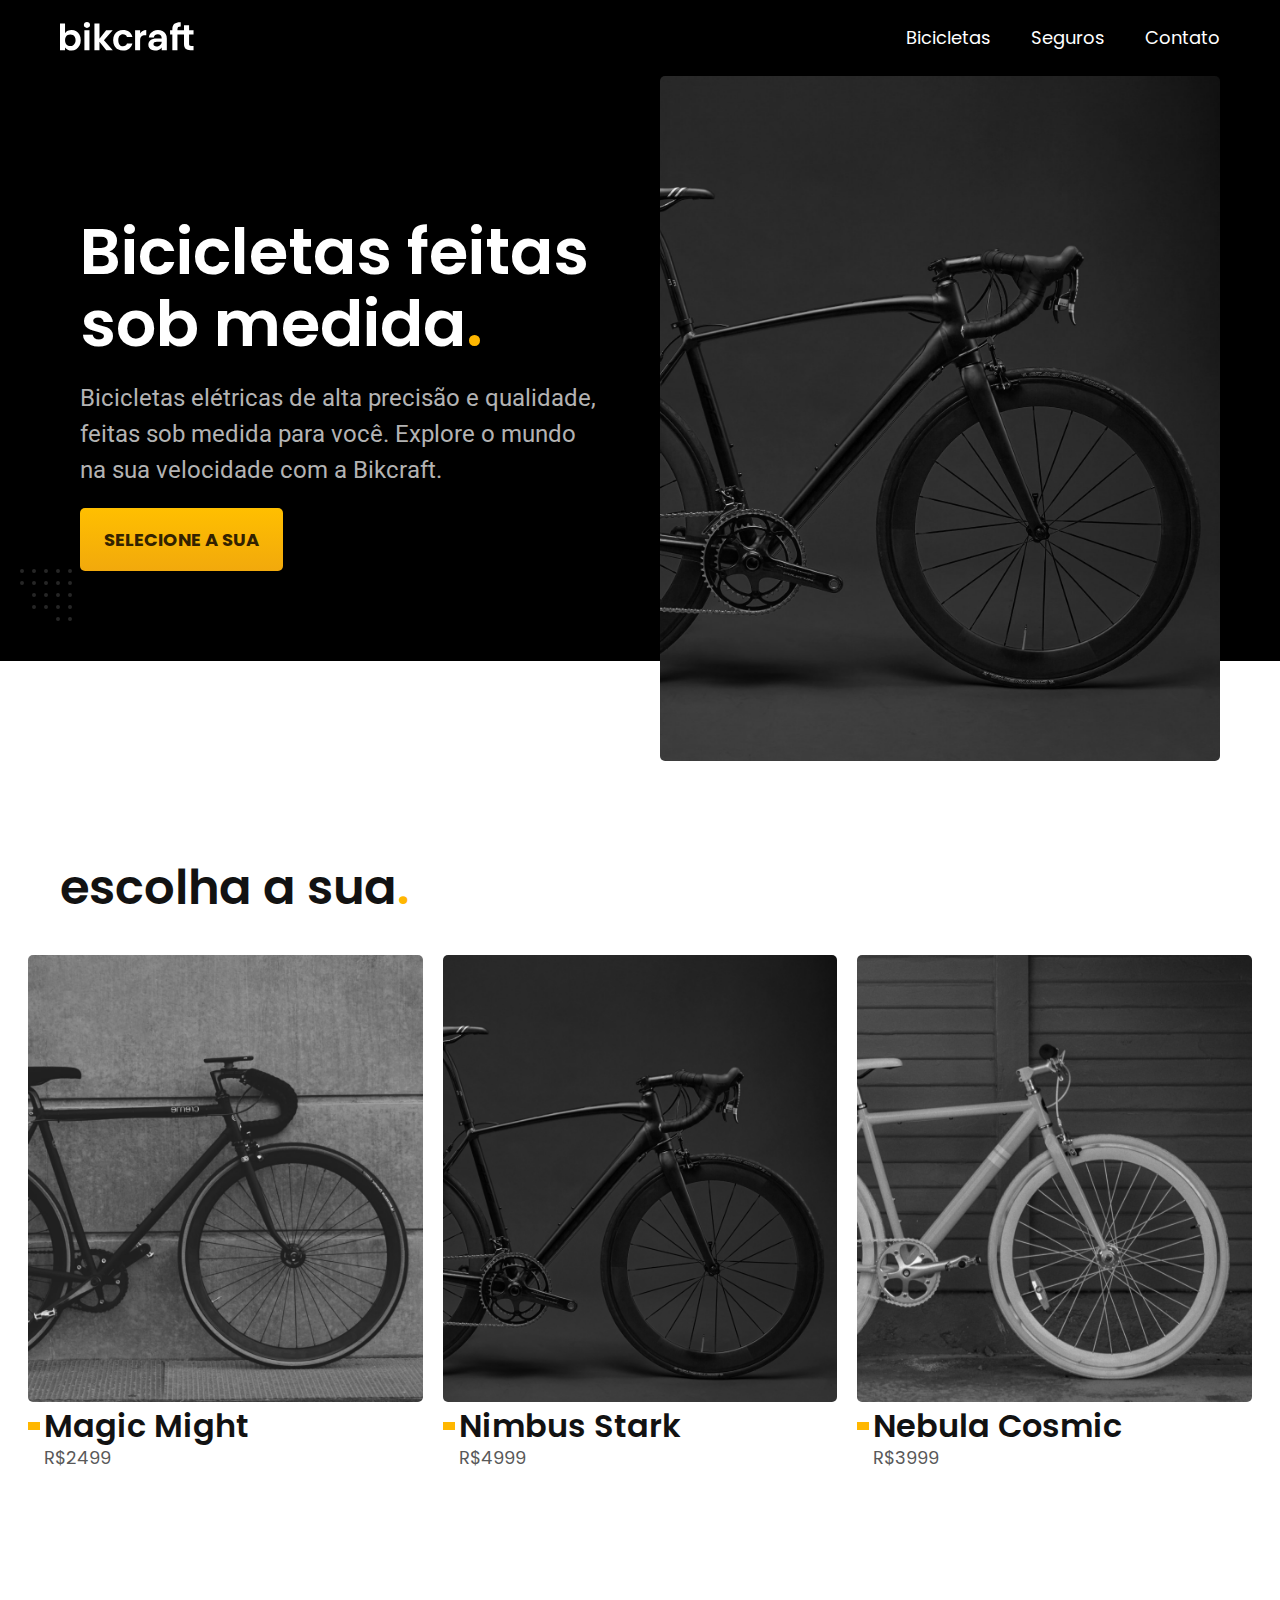
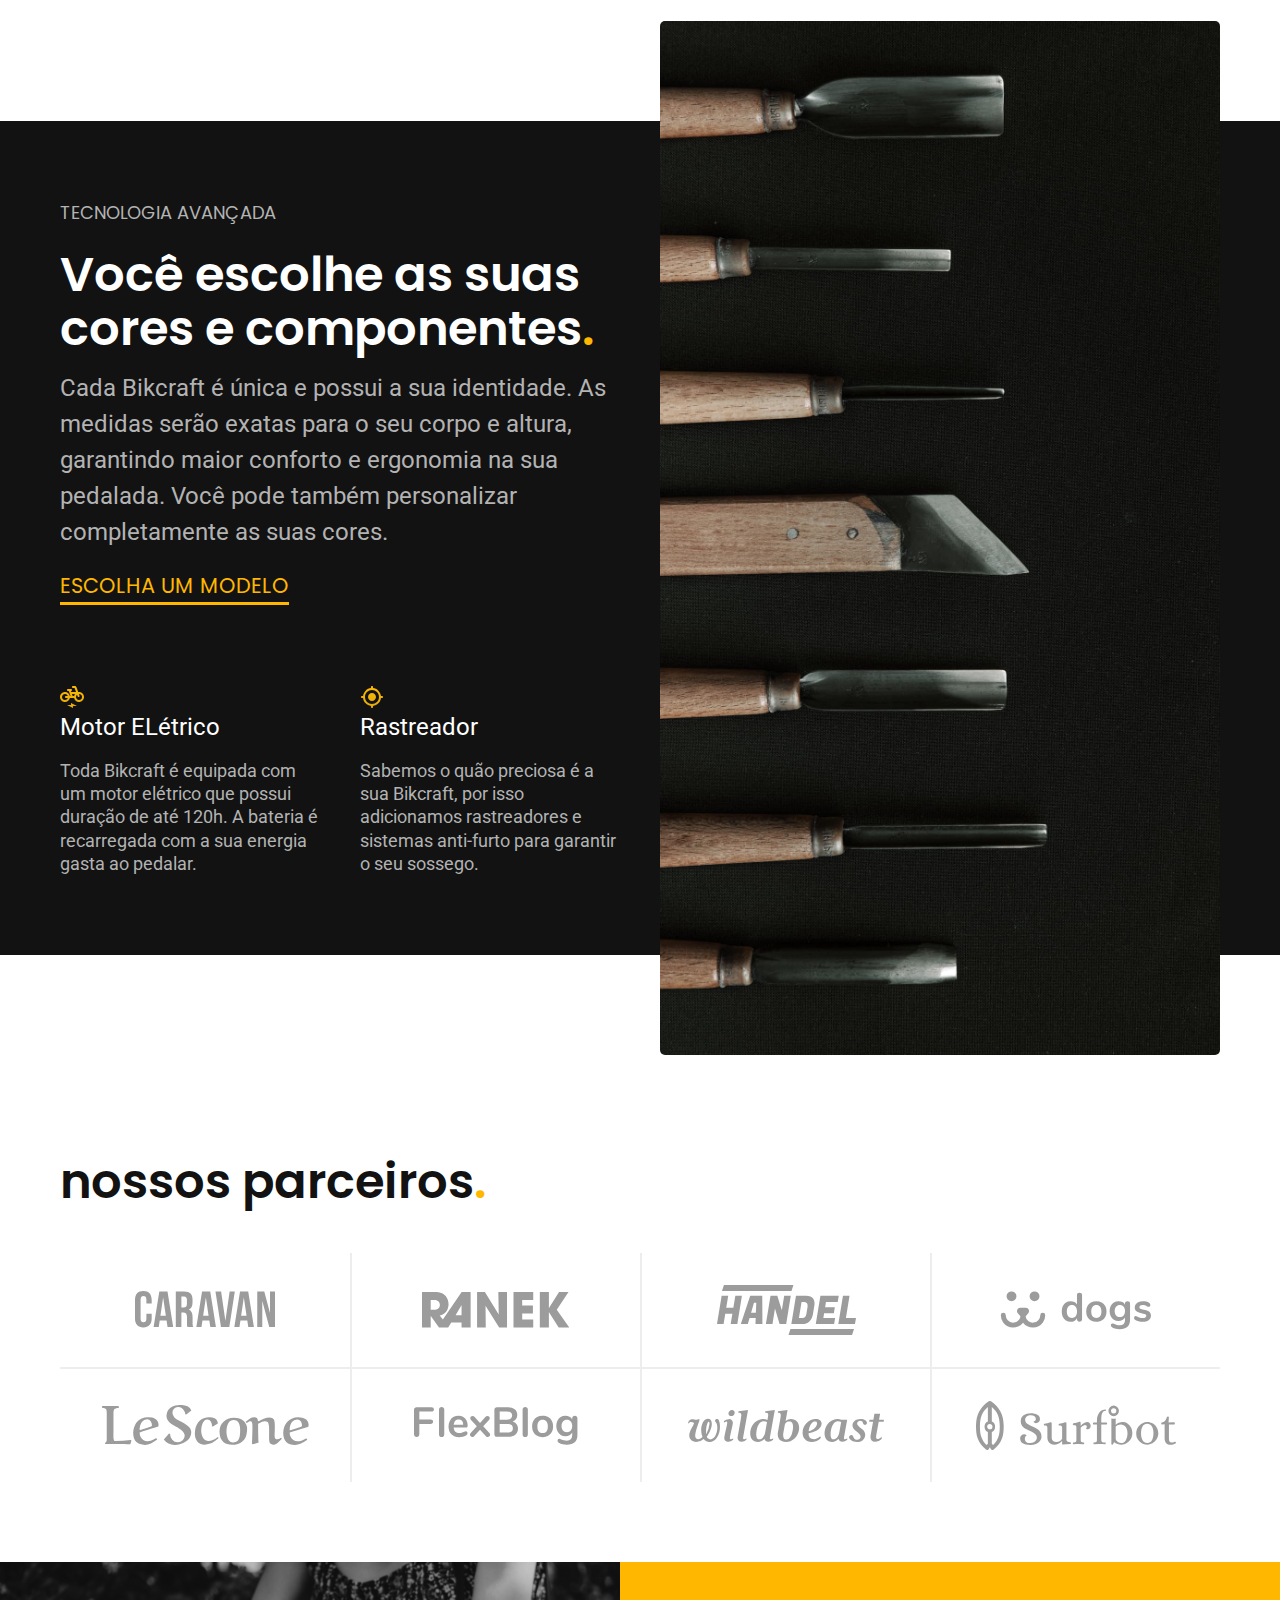
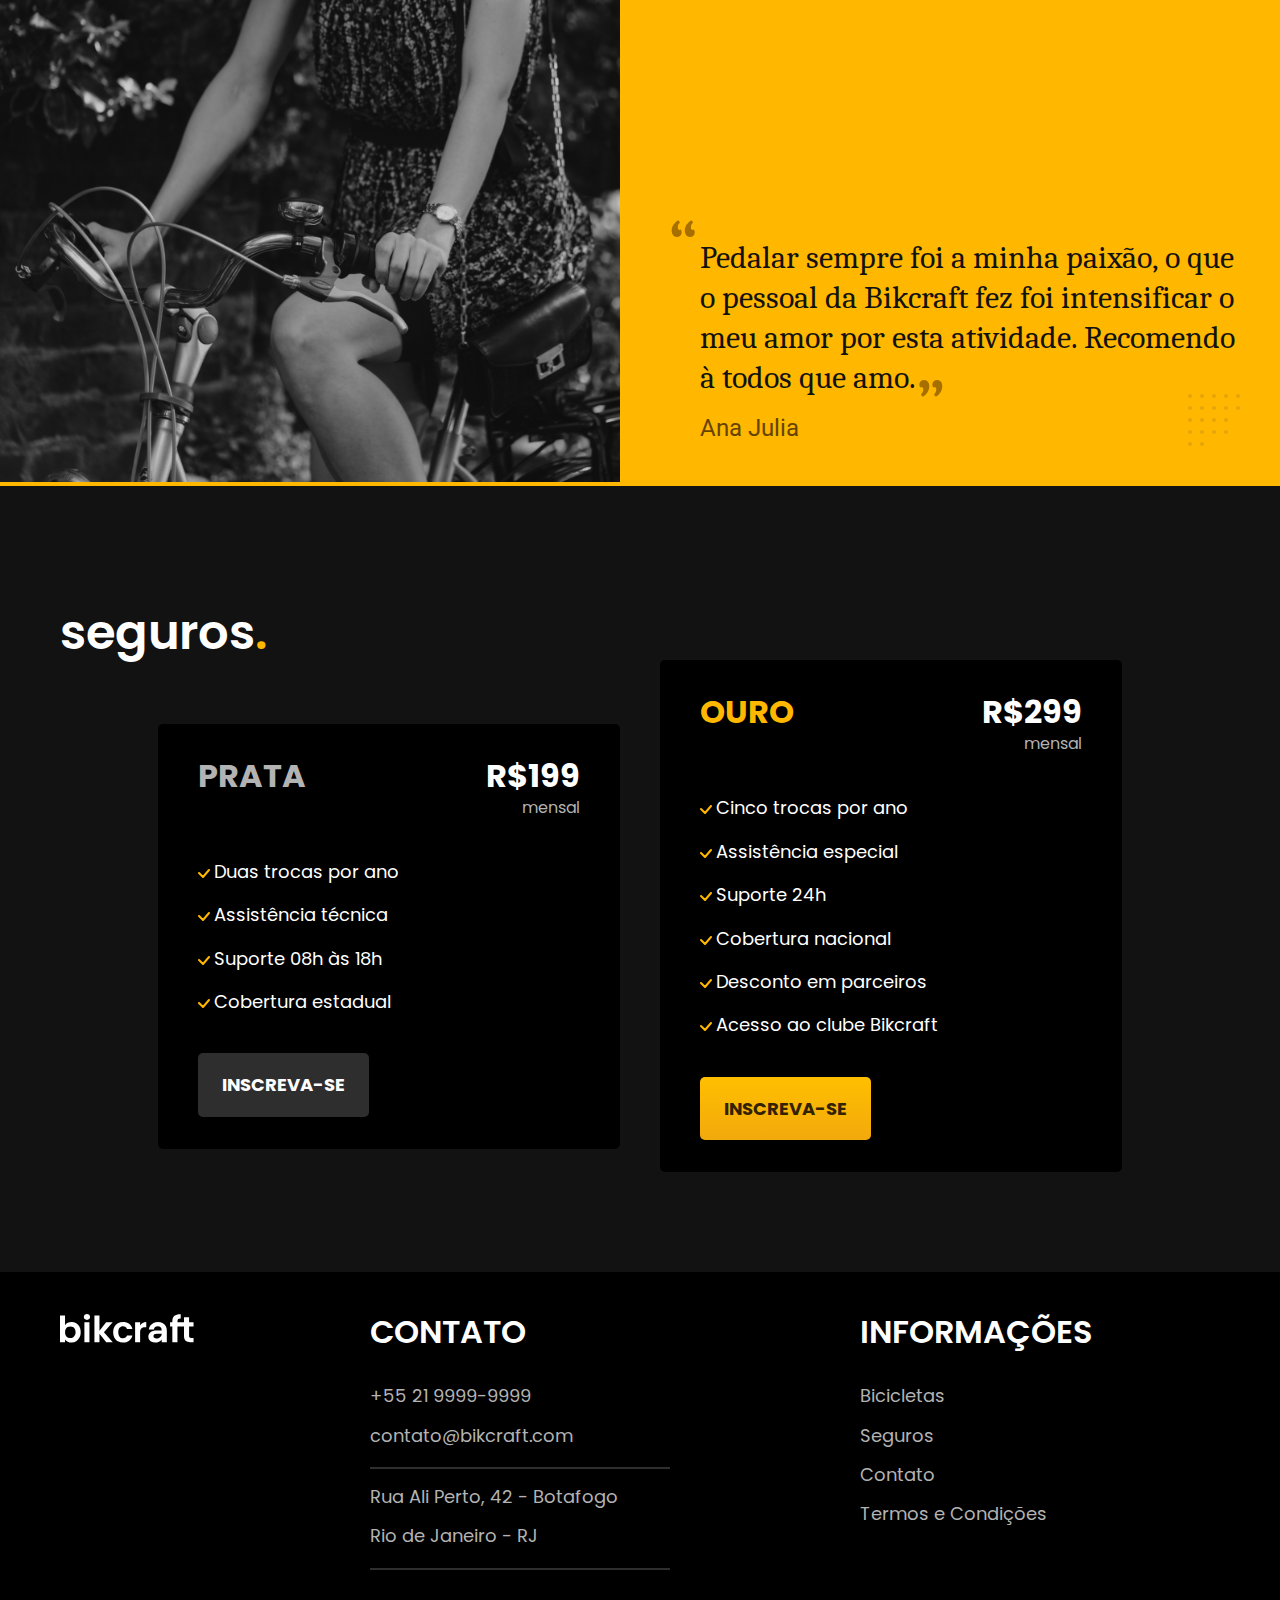
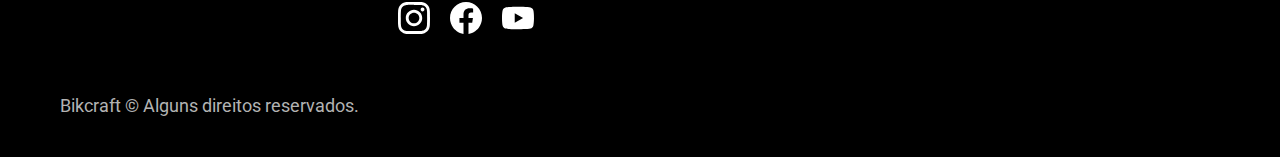
<file: index.html>
<!DOCTYPE html>
<html lang="pt-br">

<head>
  <meta charset="UTF-8">
  <meta name="viewport" content="width=device-width, initial-scale=1.0">
  <meta name="description" content="Bicicletas elétricas de alta precisão e qualidade, feitas sob medida para você. Explore o mundo na sua velocidade com a Bikcraft.">

  <link rel="preload" href="./css/style.css" as="style">
  <link rel="stylesheet" href="./css/style.css">

  <title>Bikcraft</title>
</head>

<body>
  <header class="header-bg">
    <div class="header container">
      <a href="./">
        <img src="./img/bikcraft.svg" width="136" height="32" alt="logo bikcraft">
        <nav>
      </a>
      <ul aria-label="navegação primária">
        <li><a class="clr-w font-1-medium" href="./bicicletas.html">Bicicletas</a></li>
        <li><a class="clr-w font-1-medium" href="./seguros.html">Seguros</a></li>
        <li><a class="clr-w font-1-medium" href="./contato.html">Contato</a></li>
      </ul>
      </nav>
    </div>
  </header>


  <main class="main-bg">
    <div class="main container">
      <div class="main-content">
        <div>
          <h1 class="font-1-xxx_large clr-w">Bicicletas feitas
            sob medida<span class="clr-p1">.</span></h1>
          <p class="font-2-large clr-5">Bicicletas elétricas de alta precisão e qualidade, feitas sob medida para você. Explore o mundo na sua velocidade com a Bikcraft.</p>
          <a class="primary-btn" href="./bicicletas.html">SELECIONE A SUA</a>
        </div>
      </div>
      <div>
        <img src="img/fotos/bicicletas/bicicleta1.jpg" width="2340" height="1680" alt="Nimbus Stark decoração">
      </div>
    </div>
  </main>


  <article class="showcase" aria-label="vitrine de produtos">
    <div class="container">
      <h2 class="font-1-xx_large">escolha a sua<span class="clr-p1">.</span></h2>
    </div>

    <ul class="showcase-list" aria-label="produtos a venda">
      <li>
        <a href="./bicicletas/magic.html">
          <img src="img/fotos/bicicletas/home/magic-home.jpg" width="920" height="1040" alt="Bicicleta magic might">
          <h3 class="font-1-x_large clr-11">Magic Might</h3>
          <span class="font-1-medium clr-8">R$2499</span>
        </a>
      </li>

      <li>
        <a href="./bicicletas/nimbus.html">
          <img src="img/fotos/bicicletas/home/nimbus-home.jpg" width="920" height="1040" alt="Bicicleta nimbus stark">
          <h3 class="font-1-x_large clr-11">Nimbus Stark</h3>
          <span class="font-1-medium clr-8">R$4999</span>
        </a>
      </li>

      <li>
        <a href="./bicicletas/nebula.html">
          <img src="img/fotos/bicicletas/home/nebula-home.jpg" width="920" height="1040" alt="Bicicleta nebula cosmic">
          <h3 class="font-1-x_large clr-11">Nebula Cosmic</h3>
          <span class="font-1-medium clr-8">R$3999</span>
        </a>
      </li>
    </ul>
  </article>

  <section class="tecnology-bg">
    <div class="tecnology container">
      <div class="tecnology-content">
        <span class="font-1-medium clr-5">TECNOLOGIA AVANÇADA</span>
        <h2 class="font-1-xx_large clr-w">Você escolhe as
          suas cores e
          componentes<span class="clr-p1">.</span></h2>
        <p class="font-2-large clr-5">Cada Bikcraft é única e possui a sua identidade. As medidas serão exatas para o seu corpo e altura, garantindo maior conforto e ergonomia na sua pedalada. Você pode também personalizar completamente as suas cores.</p>
        <a class="font-1-large clr-p1" href="./">ESCOLHA UM MODELO</a>

        <div class="about-tecnology">
          <div>
            <h4 class="eletric font-2-large clr-w">Motor ELétrico</h4>
            <p class="font-2-medium clr-5">
              Toda Bikcraft é equipada com um motor elétrico que possui duração de até 120h. A bateria é recarregada com a sua energia gasta ao pedalar.
            </p>
          </div>
          <div>
            <h4 class="gps font-2-large clr-w">Rastreador</h4>
            <p class="font-2-medium clr-5">Sabemos o quão preciosa é a sua Bikcraft, por isso adicionamos rastreadores e sistemas anti-furto para garantir o seu sossego.</p>
          </div>
        </div>
      </div>
      <div>
        <img src="img/fotos/gerais/tecnologias.jpg" width="1400" height="2240" alt="ferramentas decorativas">
      </div>
    </div>
  </section>


  <section class="brands container">
    <h2 class="font-1-xx_large">nossos parceiros<span class="clr-p1">.</span></h2>

    <ul aria-label="marcas parceiras" class="brands-list">
      <li><img src="./img/parceiros/caravan.svg" width="140" height="38" alt="Caravan"></li>
      <li><img src="./img/parceiros/ranek.svg" width="148" height="36" alt="Ranek"></li>
      <li><img src="./img/parceiros/handel.svg" width="139" height="50" alt="Handel"></li>
      <li><img src="./img/parceiros/dogs.svg" width="152" height="39" alt="Dogs"></li>
      <li><img src="./img/parceiros/lescone.svg" width="208" height="41" alt="Lescone"></li>
      <li><img src="./img/parceiros/flexblog.svg" width="164" height="38" alt="FlexBlog"></li>
      <li><img src="./img/parceiros/wildbeast.svg" width="196" height="34" alt="Wildbeast"></li>
      <li><img src="./img/parceiros/surfbot.svg" width="200" height="49" alt="Surfbot"></li>
    </ul>
  </section>


  <section class="quote quote-bg">
    <div>
      <img src="img/fotos/gerais/depoimento.jpg" width="1540" height="1300" alt="Menina pedalando biscicleta Bikcraft">
    </div>
    <div class="blockquote">
      <blockquote>
        <p class="font-3">Pedalar sempre foi a minha paixão, o que o pessoal da Bikcraft fez foi intensificar o meu amor por esta atividade. Recomendo à todos que amo.</p>
      </blockquote>
      <span class="font-2-large clr-p4">Ana Julia</span>
    </div>
  </section>

  <section class="insurance-bg">
    <div class="insurance container">
      <h2 class="font-1-xx_large clr-w">seguros<span class="clr-p1">.</span></h2>

      <div class="insurance-content">
        <div class="silver silver-bg">
          <h3 class="font-1-x_large-bold clr-5">PRATA</h3>
          <span class="font-1-x_large-bold clr-w">R$199<span class="font-1-small  clr-5">mensal</span></span>

          <ul aria-label="vantagens plano prata">
            <li class="font-1-medium clr-w">Duas trocas por ano</li>
            <li class="font-1-medium clr-w">Assistência técnica</li>
            <li class="font-1-medium clr-w">Suporte 08h às 18h</li>
            <li class="font-1-medium clr-w">Cobertura estadual</li>
          </ul>

          <a class="silver-btn" href="./">INSCREVA-SE</a>
        </div>

        <div class="gold gold-bg">
          <h3 class="font-1-x_large-bold clr-p1">OURO</h3>
          <span class="font-1-x_large-bold clr-w">R$299<span class="font-1-small clr-5">mensal</span></span>

          <ul aria-label="vantagens plano ouro">
            <li class="font-1-medium clr-w">Cinco trocas por ano</li>
            <li class="font-1-medium clr-w">Assistência especial</li>
            <li class="font-1-medium clr-w">Suporte 24h</li>
            <li class="font-1-medium clr-w">Cobertura nacional</li>
            <li class="font-1-medium clr-w">Desconto em parceiros</li>
            <li class="font-1-medium clr-w">Acesso ao clube Bikcraft</li>
          </ul>

          <a class="primary-btn" href="./">INSCREVA-SE</a>
        </div>
      </div>
    </div>
  </section>

  <footer class="footer-bg">
    <div class="footer container"><img src="./img/bikcraft.svg" width="136" height="32" alt="logo bikcraft" class="logo">

      <div>
        <div class="footer-contact">
          <h3 class="font-1-x_large clr-w">CONTATO</h3>
          <ul>
            <li class="font-1-medium"><a class="clr-5" href="tel:+552199999999">+55 21 9999-9999</a></li>
            <li class="font-1-medium"><a class="clr-5" href="mailto:contato@bikcraft.com">contato@bikcraft.com</a></li>
            <li class="font-1-medium clr-5">Rua Ali Perto, 42 - Botafogo</li>
            <li class="font-1-medium clr-5">Rio de Janeiro - RJ</li>
          </ul>
        </div>


        <div>
          <ul class="social-media">
            <li aria-label="instagram"><a href="./"><img src="./img/redes/instagram.svg" width="32" height="32" alt="Instagram"></a></li>
            <li aria-label="facebook"><a href="./"><img src="img/redes/facebook.svg" width="32" height="32" alt="Facebook"></a></li>
            <li aria-label="youtube"><a href="./"><img src="./img/redes/youtube.svg" width="32" height="32" alt="Youtube"></a></li>
          </ul>
        </div>
      </div>

      <div class="informations">
        <h3 class="font-1-x_large clr-w">INFORMAÇÕES</h3>

        <ul>
          <li class="font-1-medium"><a class="clr-5" href="./bicicletas.html">Bicicletas</a></li>
          <li class="font-1-medium"><a class="clr-5" href="./seguros.html">Seguros</a></li>
          <li class="font-1-medium"><a class="clr-5" href="./contato.html">Contato</a></li>
          <li class="font-1-medium"><a class="clr-5" href="termos.html">Termos e Condições</a></li>
        </ul>
      </div>
      <p class="font-2-medium clr-5">Bikcraft &copy; Alguns direitos reservados.</p>
    </div>
  </footer>
</body>

</html>
</file>
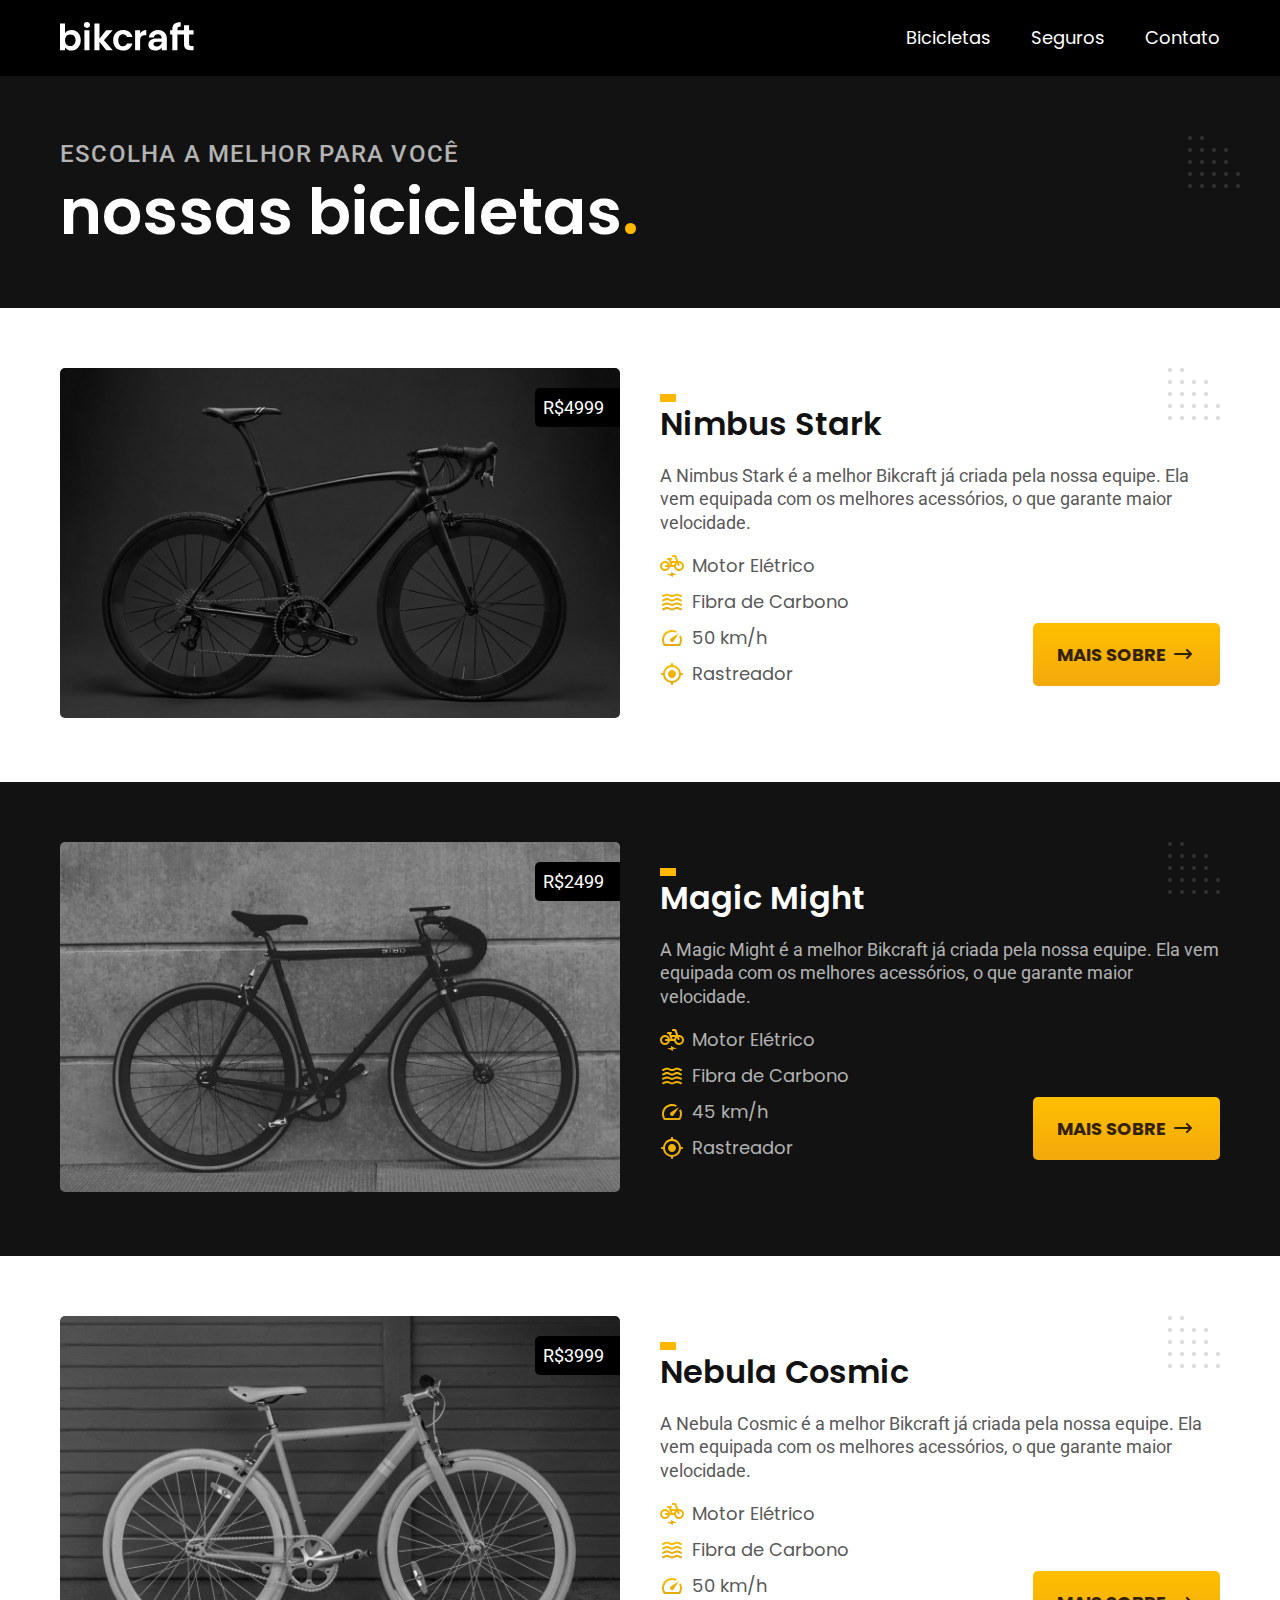
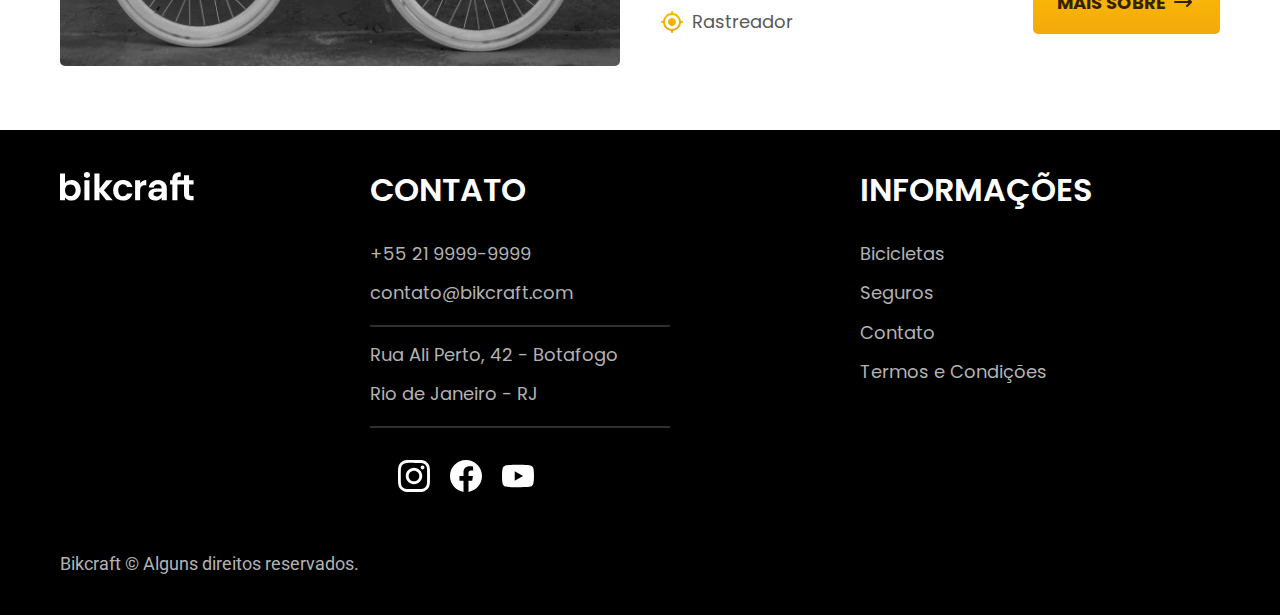
<file: bicicletas.html>
<!DOCTYPE html>
<html lang="pt-br">

<head>
  <meta charset="UTF-8">
  <meta name="viewport" content="width=device-width, initial-scale=1.0">
  <meta name="description" content="As melhores bicicletas disponíveis para compra Bikcraft.">

  <link rel="preload" href="./css/style.css" as="style">
  <link rel="stylesheet" href="./css/style.css">

  <title>Bicicletas | Bikcraft</title>
</head>

<body id="bicycles">
  <header class="header-bg">
    <div class="header container">
      <a href="./">
        <img src="./img/bikcraft.svg"width="136" height="32" alt="logo bikcraft">
        <nav>
      </a>
      <ul aria-label="navegação primária">
        <li><a class="clr-w font-1-medium" href="./bicicletas.html">Bicicletas</a></li>
        <li><a class="clr-w font-1-medium" href="./seguros.html">Seguros</a></li>
        <li><a class="clr-w font-1-medium" href="./contato.html">Contato</a></li>
      </ul>
      </nav>
    </div>
  </header>


  <main>
    <div class="title-bg">
      <div class="title container">
        <p class="font-2-large clr-5">ESCOLHA A MELHOR PARA VOCÊ</p>
        <h1 class="font-1-xxx_large clr-w">nossas bicicletas<span class="clr-p1">.</span></h1>
      </div>
    </div>

    <div class="bicycles container">
      <div class="bicycles-img">
        <img src="./img/fotos/bicicletas/bicicleta1.jpg" width="2340" height="1680" alt="bicicleta Nimbus Stark">
        <span class="font-2-medium clr-w">R$4999</span>
      </div>

      <div class="bicycles-content">
        <h2 class="font-1-x_large">Nimbus Stark</h2>
        <p class="font-2-medium clr-8">A Nimbus Stark é a melhor Bikcraft já criada pela nossa equipe. Ela vem equipada com os melhores acessórios, o que garante maior velocidade.</p>

        <ul class="bicycles-list">
          <li class="font-1-medium clr-8"><img src="./img/icones/eletrica.svg" width="24" height="24"alt="">Motor Elétrico</li>
          <li class="font-1-medium clr-8"><img src="./img/icones/carbono.svg" width="24" height="24">Fibra de Carbono</li>
          <li class="font-1-medium clr-8"><img src="./img/icones/velocidade.svg" width="24" height="24">50 km/h</li>
          <li class="font-1-medium clr-8"><img src="./img/icones/rastreador.svg" width="24" height="24">Rastreador</li>
        </ul>
        <a class="primary-btn arrow" href="./bicicletas/nimbus.html">MAIS SOBRE</a>
      </div>
    </div>

    <div class="bicycles-bg">
      <div class="bicycles container">
        <div class="bicycles-img">
          <img src="./img/fotos/bicicletas/bicicleta2.jpg" width="2340" height="1680" alt="bicicleta Magic Might">
          <span class="font-2-medium clr-w">R$2499</span>
        </div>
  
        <div class="bicycles-content">
          <h2 class="font-1-x_large clr-w">Magic Might</h2>
          <p class="font-2-medium clr-5">A Magic Might é a melhor Bikcraft já criada pela nossa equipe. Ela vem equipada com os melhores acessórios, o que garante maior velocidade.</p>
  
          <ul class="bicycles-list">
            <li class="font-1-medium clr-5"><img src="./img/icones/eletrica.svg" width="24" height="24" alt="">Motor Elétrico</li>
            <li class="font-1-medium clr-5"><img src="./img/icones/carbono.svg" width="24" height="24">Fibra de Carbono</li>
            <li class="font-1-medium clr-5"><img src="./img/icones/velocidade.svg" width="24" height="24">45 km/h</li>
            <li class="font-1-medium clr-5"><img src="./img/icones/rastreador.svg" width="24" height="24">Rastreador</li>
          </ul>
          <a class="primary-btn arrow" href="./bicicletas/magic.html">MAIS SOBRE</a>
        </div>
      </div>
    </div>


    <div class="bicycles container">
      <div class="bicycles-img">
        <img src="./img/fotos/bicicletas/bicicleta3.jpg" width="2340" height="1680" alt="bicicleta Nebula Cosmic">
        <span class="font-2-medium clr-w">R$3999</span>
      </div>

      <div class="bicycles-content">
        <h2 class="font-1-x_large">Nebula Cosmic</h2>
        <p class="font-2-medium clr-8">A Nebula Cosmic é a melhor Bikcraft já criada pela nossa equipe. Ela vem equipada com os melhores acessórios, o que garante maior velocidade.</p>

        <ul class="bicycles-list">
          <li class="font-1-medium clr-8"><img src="./img/icones/eletrica.svg" width="24" height="24" alt="">Motor Elétrico</li>
          <li class="font-1-medium clr-8"><img src="./img/icones/carbono.svg" width="24" height="24">Fibra de Carbono</li>
          <li class="font-1-medium clr-8"><img src="./img/icones/velocidade.svg" width="24" height="24">50 km/h</li>
          <li class="font-1-medium clr-8"><img src="./img/icones/rastreador.svg" width="24" height="24">Rastreador</li>
        </ul>
        <a class="primary-btn arrow" href="./bicicletas/nebula.html">MAIS SOBRE</a>
      </div>
    </div>
  </main>

  <footer class="footer-bg">
    <div class="footer container"><img src="./img/bikcraft.svg" width="136" height="32"alt="logo bikcraft" class="logo">

      <div>
        <div class="footer-contact">
          <h3 class="font-1-x_large clr-w">CONTATO</h3>
          <ul>
            <li class="font-1-medium"><a class="clr-5" href="tel:+552199999999">+55 21 9999-9999</a></li>
            <li class="font-1-medium"><a class="clr-5" href="mailto:contato@bikcraft.com">contato@bikcraft.com</a></li>
            <li class="font-1-medium clr-5">Rua Ali Perto, 42 - Botafogo</li>
            <li class="font-1-medium clr-5">Rio de Janeiro - RJ</li>
          </ul>
        </div>


        <div>
          <ul class="social-media">
            <li aria-label="instagram"><a href="./"><img src="img/redes/instagram.svg" width="32" height="32" alt="Instagram"></a></li>
            <li aria-label="facebook"><a href="./"><img src="img/redes/facebook.svg" width="32" height="32" alt="Facebook"></a></li>
            <li aria-label="youtube"><a href="./"><img src="img/redes/youtube.svg" width="32" height="32" alt="Youtube"></a></li>
          </ul>
        </div>
      </div>

      <div class="informations">
        <h3 class="font-1-x_large clr-w">INFORMAÇÕES</h3>

        <ul>
          <li class="font-1-medium"><a class="clr-5" href="./bicicletas.html">Bicicletas</a></li>
          <li class="font-1-medium"><a class="clr-5" href="/seguros.html">Seguros</a></li>
          <li class="font-1-medium"><a class="clr-5" href="./contato.html">Contato</a></li>
          <li class="font-1-medium"><a class="clr-5" href="/termos.html">Termos e Condições</a></li>
        </ul>
      </div>
      <p class="font-2-medium clr-5">Bikcraft &copy; Alguns direitos reservados.</p>
    </div>
  </footer>
</body>

</html>
</file>
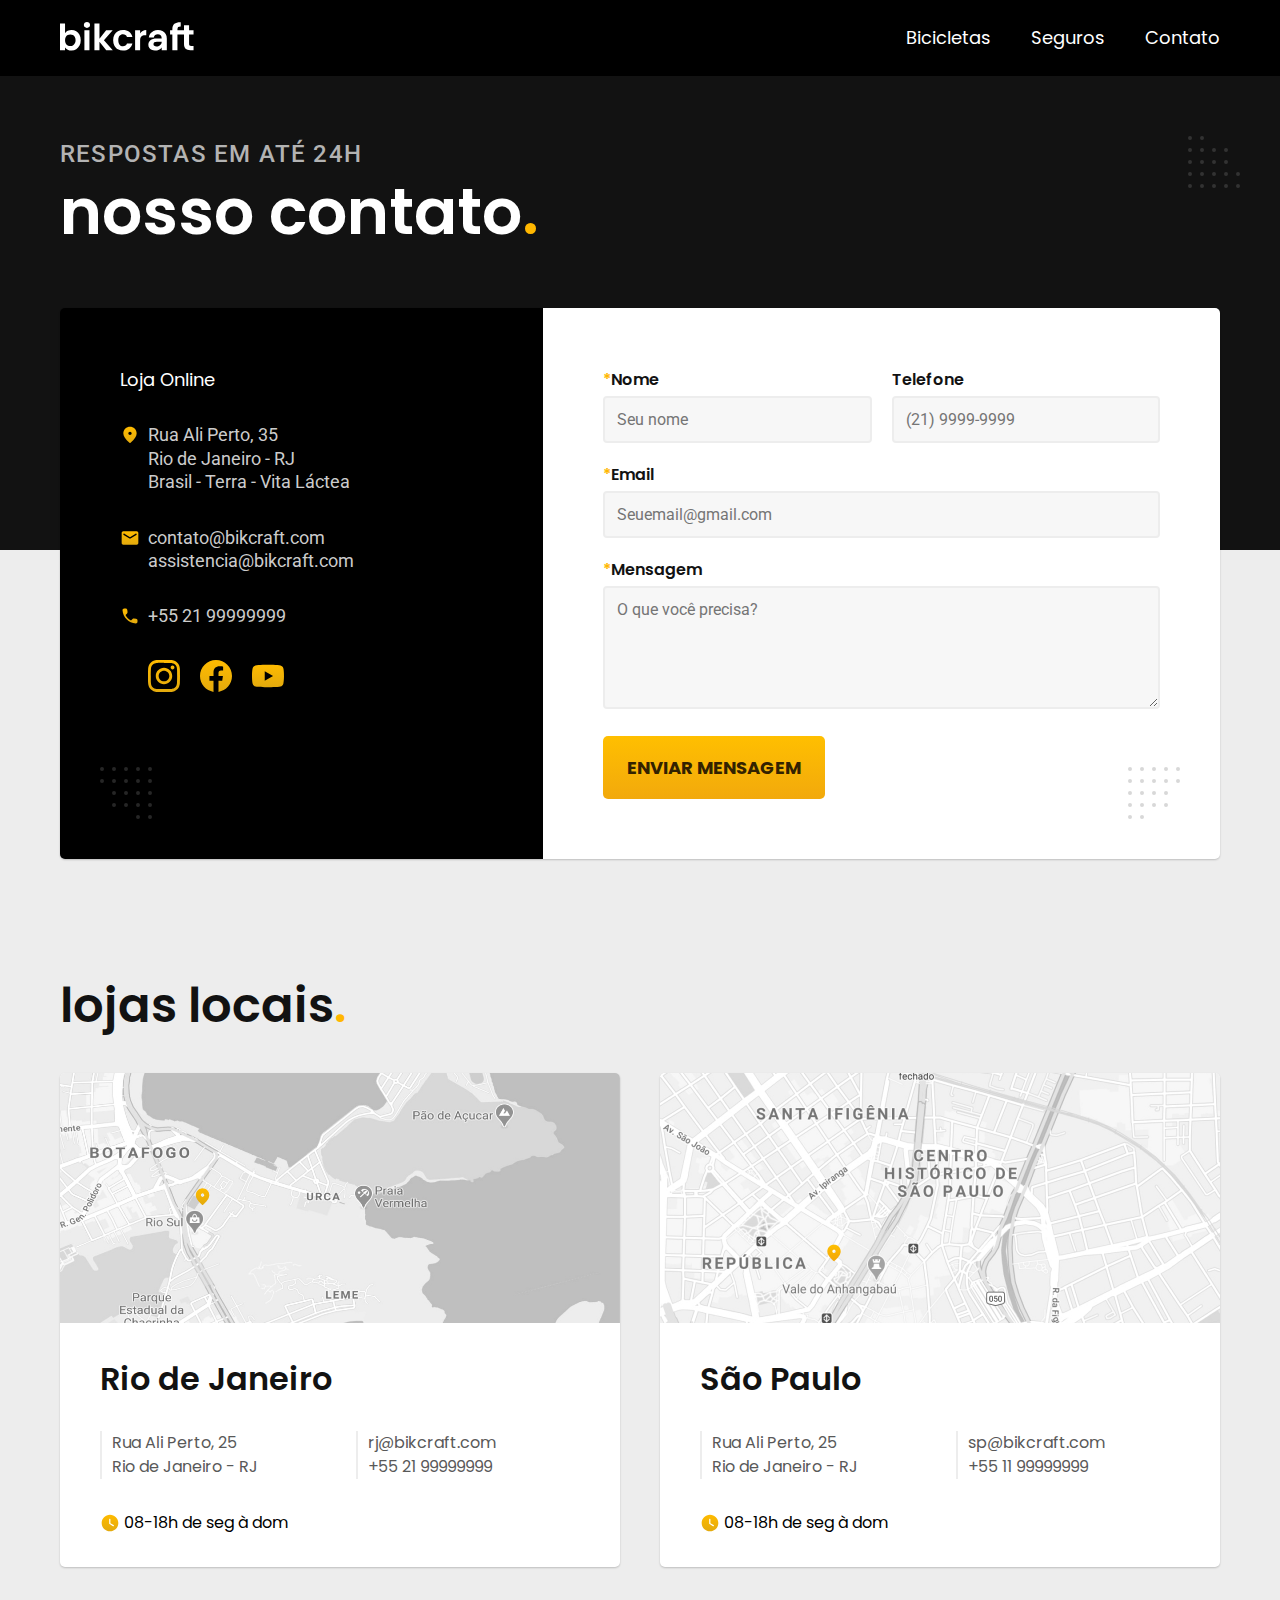
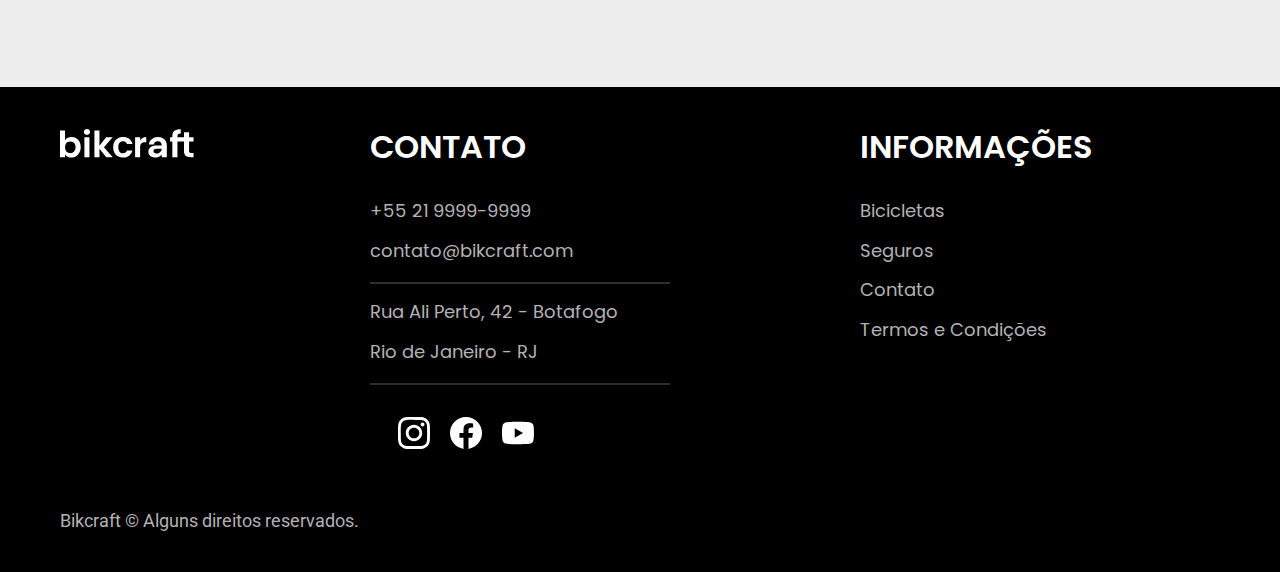
<file: contato.html>
<!DOCTYPE html>
<html lang="pt-br">

<head>
  <meta charset="UTF-8">
  <meta name="viewport" content="width=device-width, initial-scale=1.0">
  <meta name="description" content="Alguma dúvida? Entre em contato com a equipe Bikcraft.">

  <link rel="preload" href="./css/style.css" as="style">
  <link rel="stylesheet" href="./css/style.css">

  <title>Contato | Bikcraft</title>
</head>

<body id="contact">
  <header class="header-bg">
    <div class="header container">
      <a href="./">
        <img src="./img/bikcraft.svg"width="136" height="32" alt="logo bikcraft">
        <nav>
      </a>
      <ul aria-label="navegação primária">
        <li><a class="clr-w font-1-medium" href="./bicicletas.html">Bicicletas</a></li>
        <li><a class="clr-w font-1-medium" href="./seguros.html">Seguros</a></li>
        <li><a class="clr-w font-1-medium" href="./contato.html">Contato</a></li>
      </ul>
      </nav>
    </div>
  </header>


  <main>
    <div class="title-bg">
      <div class="title container">
        <p class="font-2-large clr-5">RESPOSTAS EM ATÉ 24H</p>
        <h1 class="font-1-xxx_large clr-w">nosso contato<span class="clr-p1">.</span></h1>
      </div>
    </div>

    <div class="contact container">
      <section aria-label="endereço" class="contact-details">
        <h2 class="font-1-medium clr-w">Loja Online</h2>

        <div class="contact-address font-2-medium clr-4">
          <p>Rua Ali Perto, 35</p>
          <p>Rio de Janeiro - RJ</p>
          <p>Brasil - Terra - Vita Láctea</p>
        </div>
        <address class="contact-options font-2-medium">
          <a href="mailto:contato@bikcraft.com">contato@bikcraft.com</a>
          <a href="mailto:assistencia@bikcraft.com">assistencia@bikcraft.com</a>
          <a href="tel:+552199999999">+55 21 99999999</a>
        </address>
        <ul class="social-media">
          <li aria-label="instagram"><a href="./"><img src="img/redes/instagram-primary.svg" width="32" height="32" alt="Instagram"></a></li>
          <li aria-label="facebook"><a href="./"><img src="img/redes/facebook-primary.svg" width="32" height="32" alt="Facebook"></a></li>
          <li aria-label="youtube"><a href="./"><img src="img/redes/youtube-primary.svg" width="32" height="32" alt="Youtube"></a></li>
        </ul>
      </section>

      <section aria-label="formulário" class="contact-form">
        <form class="form font-1-small" action="./contato.html">
          <div>
            <label for="name"><span>*</span>Nome</label>
            <input type="text" name="name" id="name" placeholder="Seu nome" required>
          </div>
          <div>
            <label for="phone-num">Telefone</label>
            <input type="text" name="phone-num" id="phone-num" placeholder="(21) 9999-9999">
          </div>
          <div class="span-column">
            <label for="email"><span>*</span>Email</label>
            <input type="email" name="email" id="email" placeholder="Seuemail@gmail.com" required>
          </div>
          <div class="span-column">
            <label for="message"><span>*</span>Mensagem</label>
            <textarea name="message" id="message" rows="5" placeholder="O que você precisa?" required></textarea>
          </div>
          <button class="primary-btn">ENVIAR MENSAGEM</button>
        </form>
      </section>
    </div>
  </main>

  <article class="location container" aria-label="endereço dos polos bikcraft">
    <h2 class="font-1-xx_large">lojas locais<span class="clr-p1">.</span></h2>
    <div class="location-items">
      <div class="location-img">
        <img src="./img/fotos/mapas/RJ.jpg" width="1108" height="598" alt="mapa localização RJ">
      </div>
      <div class="location-content">
        <h3 class="font-1-x_large">Rio de Janeiro</h3>
        <div class="location-data font-1-small clr-8">
          <p>Rua Ali Perto, 25</p>
          <p>Rio de Janeiro - RJ</p>
        </div>
        <div class="location-data font-1-small">
          <a href="mailto:rj@bikcraft.com">rj@bikcraft.com</a>
          <a href="tel:+552199999999">+55 21 99999999</a>
        </div>
        <p class="location-hour font-1-small clr-12"><img src="./img/icones/horario.svg" width="20" height="20" alt=""> 08-18h de seg à dom</p>
      </div>
    </div>

    <div class="location-items">
      <div class="location-img">
        <img src="./img/fotos/mapas/SP.jpg" width="1120" height="520" alt="mapa localização SP">
      </div>
      <div class="location-content">
        <h3 class="font-1-x_large">São Paulo</h3>
        <div class="location-data font-1-small clr-8">
          <p>Rua Ali Perto, 25</p>
          <p>Rio de Janeiro - RJ</p>
        </div>
        <div class="location-data font-1-small">
          <a href="mailto:sp@bikcraft.com">sp@bikcraft.com</a>
          <a href="tel:+552199999999">+55 11 99999999</a>
        </div>
        <p class="location-hour font-1-small clr-12"><img src="./img/icones/horario.svg" width="20" height="20" alt=""> 08-18h de seg à dom</p>
      </div>
    </div>
  </article>

  <footer class="footer-bg">
    <div class="footer container"><img src="./img/bikcraft.svg" width="136" height="32"alt="logo bikcraft" class="logo">

      <div>
        <div class="footer-contact">
          <h3 class="font-1-x_large clr-w">CONTATO</h3>
          <ul>
            <li class="font-1-medium"><a class="clr-5" href="tel:+552199999999">+55 21 9999-9999</a></li>
            <li class="font-1-medium"><a class="clr-5" href="mailto:contato@bikcraft.com">contato@bikcraft.com</a></li>
            <li class="font-1-medium clr-5">Rua Ali Perto, 42 - Botafogo</li>
            <li class="font-1-medium clr-5">Rio de Janeiro - RJ</li>
          </ul>
        </div>


        <div>
          <ul class="social-media">
            <li aria-label="instagram"><a href="./"><img src="img/redes/instagram.svg" width="32" height="32" alt="Instagram"></a></li>
            <li aria-label="facebook"><a href="./"><img src="img/redes/facebook.svg" width="32" height="32" alt="Facebook"></a></li>
            <li aria-label="youtube"><a href="./"><img src="img/redes/youtube.svg" width="32" height="32" alt="Youtube"></a></li>
          </ul>
        </div>
      </div>

      <div class="informations">
        <h3 class="font-1-x_large clr-w">INFORMAÇÕES</h3>

        <ul>
          <li class="font-1-medium"><a class="clr-5" href="./bicicletas.html">Bicicletas</a></li>
          <li class="font-1-medium"><a class="clr-5" href="./seguros.html">Seguros</a></li>
          <li class="font-1-medium"><a class="clr-5" href="./contato.html">Contato</a></li>
          <li class="font-1-medium"><a class="clr-5" href="./termos.html">Termos e Condições</a></li>
        </ul>
      </div>
      <p class="font-2-medium clr-5">Bikcraft &copy; Alguns direitos reservados.</p>
    </div>
  </footer>
</body>

</html>
</file>
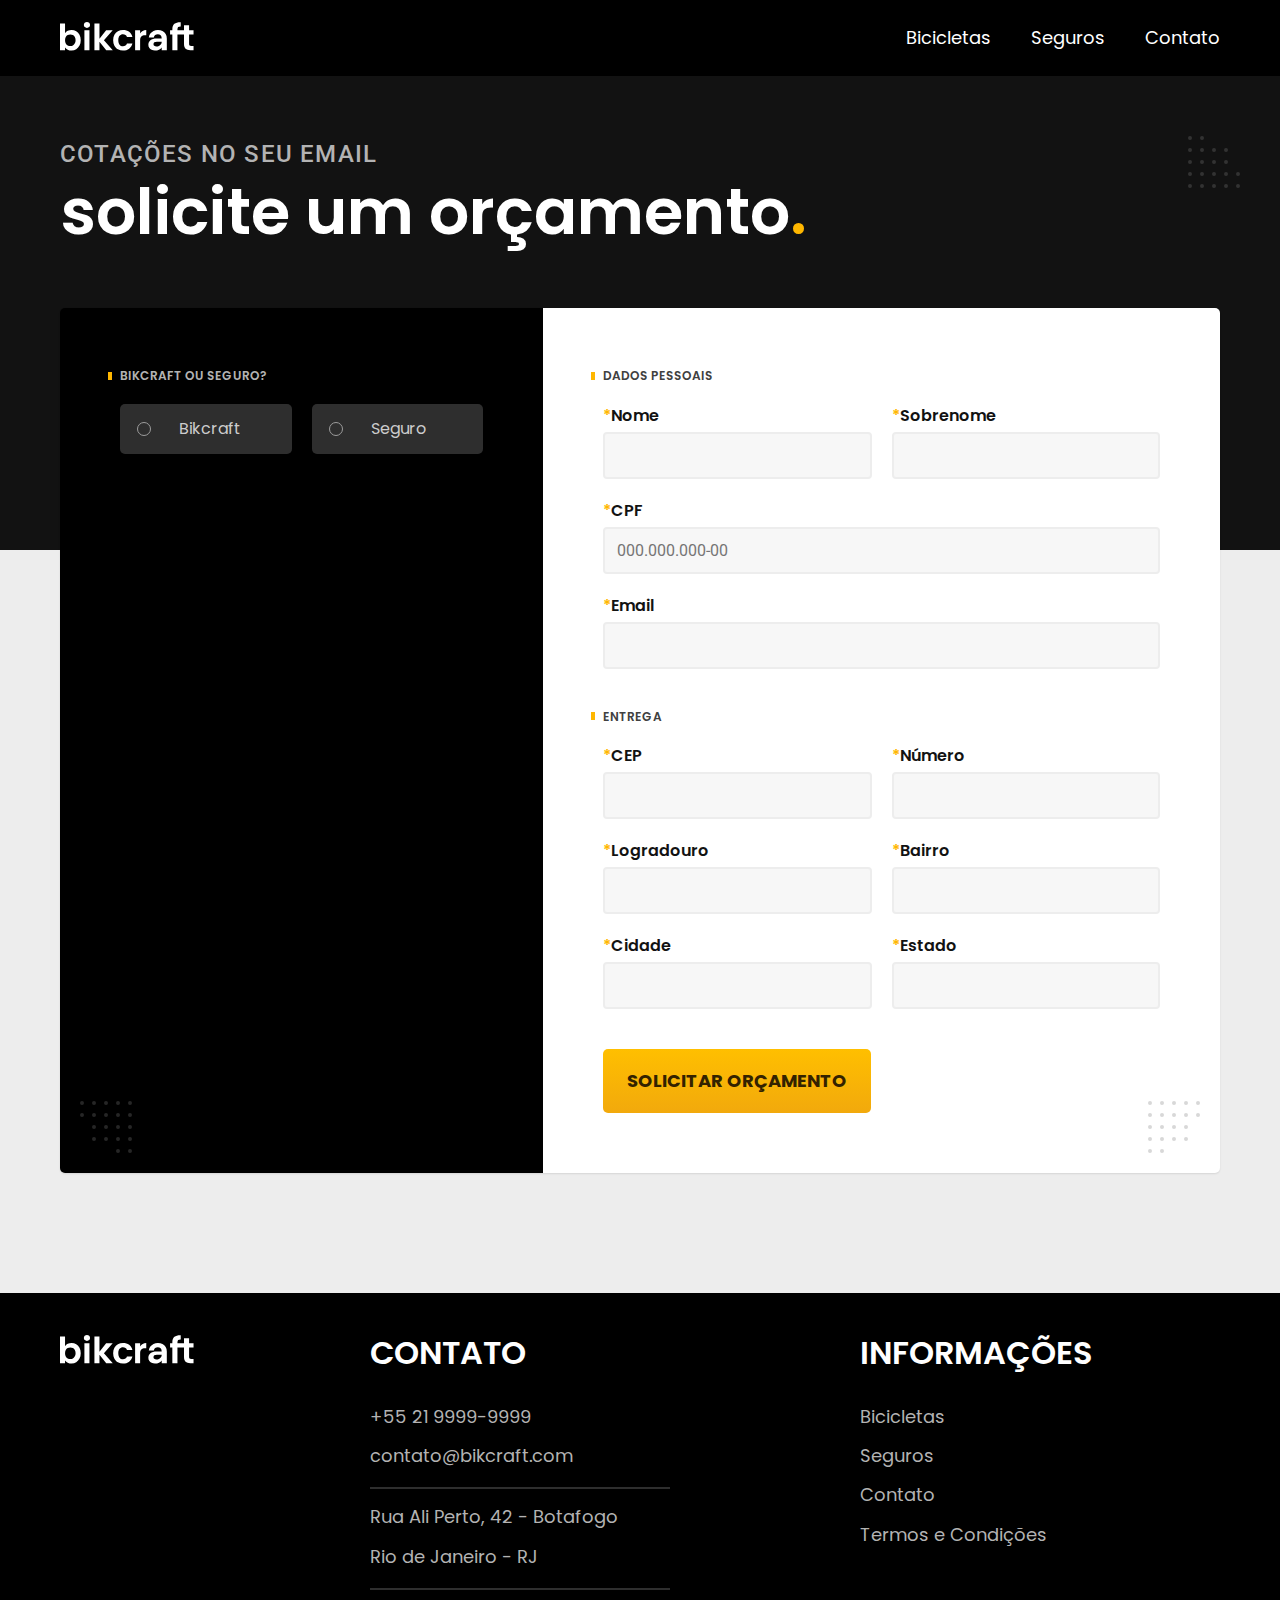
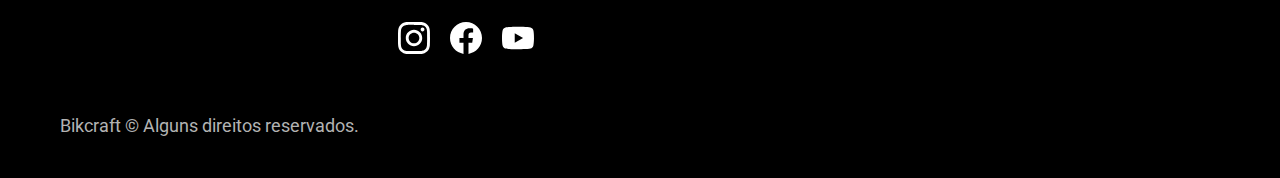
<file: orçamento.html>
<!DOCTYPE html>
<html lang="pt-br">

<head>
  <meta charset="UTF-8">
  <meta name="viewport" content="width=device-width, initial-scale=1.0">
  <meta name="description" content="Faça já um orçamento para comprar a melhor bicicleta Bikcraft de acordo com seu perfil.">

  <link rel="preload" href="./css/style.css" as="style">
  <link rel="stylesheet" href="./css/style.css">

  <title>Orçamento | Bikcraft</title>
</head>

<body id="budget">
  <header class="header-bg">
    <div class="header container">
      <a href="./">
        <img src="./img/bikcraft.svg"width="136" height="32" alt="logo bikcraft">
        <nav>
      </a>
      <ul aria-label="navegação primária">
        <li><a class="clr-w font-1-medium" href="./bicicletas.html">Bicicletas</a></li>
        <li><a class="clr-w font-1-medium" href="./seguros.html">Seguros</a></li>
        <li><a class="clr-w font-1-medium" href="./contato.html">Contato</a></li>
      </ul>
      </nav>
    </div>
  </header>


  <main>
    <div class="title-bg">
      <div class="title container">
        <p class="font-2-large clr-5">COTAÇÕES NO SEU EMAIL</p>
        <h1 class="font-1-xxx_large clr-w">solicite um orçamento<span class="clr-p1">.</span></h1>
      </div>
    </div>

    <div class="budget container">
      <form action="./">
        <div class="budget-product">
          <h2 class="font-1-x_small clr-5">BIKCRAFT OU SEGURO?</h2>

          <input type="radio" name="type" value="Bikcraft" id="bikcraft">
          <label for="bikcraft">Bikcraft</label>

          <input type="radio" name="type" value="insurance" id="insurance">
          <label for="insurance">Seguro</label>

          <div class="budget-content" id="budget-bikcraft">
            <h2 class="font-1-x_small clr-5">ESCOLHA A SUA (BIKCRAFT)</h2>

            <input type="radio" name="product" value="nimbus" id="nimbus">
            <label for="nimbus">Nimbus Stark <span>R$4999</span></label>
            <div class="budget-details">
              <ul class="font-1-x_small clr-9">
                <li><img src="./img/icones/eletrica.svg" width="24" height="24" alt="">Motor Elétrico</li>
                <li><img src="./img/icones/carbono.svg" width="24" height="24">Fibra de Carbono</li>
                <li><img src="./img/icones/velocidade.svg" width="24" height="24">50 km/h</li>
                <li><img src="./img/icones/rastreador.svg" width="24" height="24">Rastreador</li>
              </ul>
              <img src="./img/fotos/bicicletas/bicicleta1.jpg" width="2340" height="1680" alt="bicicleta preta">
            </div>

            <input type="radio" name="product" value="magic" id="magic">
            <label for="magic">Magic Might <span>R$2499</span></label>
            <div class="budget-details">
              <ul class="font-1-x_small clr-9">
                <li><img src="./img/icones/eletrica.svg" width="24" height="24" alt="">Motor Elétrico</li>
                <li><img src="./img/icones/carbono.svg" width="24" height="24">Fibra de Carbono</li>
                <li><img src="./img/icones/velocidade.svg" width="24" height="24">45 km/h</li>
                <li><img src="./img/icones/rastreador.svg" width="24" height="24">Rastreador</li>
              </ul>
              <img src="./img/fotos/bicicletas/bicicleta2.jpg" width="2340" height="1680" alt="bicicleta preta e prata">
            </div>

            <input type="radio" name="product" value="nebula" id="nebula">
            <label for="nebula">Nebula Cosmic <span>R$3999</span></label>
            <div class="budget-details">
              <ul class="font-1-x_small clr-9">
                <li><img src="./img/icones/eletrica.svg" width="24" height="24" alt="">Motor Elétrico</li>
                <li><img src="./img/icones/carbono.svg" width="24" height="24">Fibra de Carbono</li>
                <li><img src="./img/icones/velocidade.svg" width="24" height="24">40 km/h</li>
                <li><img src="./img/icones/rastreador.svg" width="24" height="24">Rastreador</li>
              </ul>
              <img src="./img/fotos/bicicletas/bicicleta3.jpg" width="2340" height="1680" alt="bicicleta branca">
            </div>
          </div>

          <div class="budget-content" id="budget-insurance">
            <h2 class="font-1-x_small clr-5">ESCOLHA O PLANO</h2>

            <input type="radio" name="product" value="silver" id="silver">
            <label for="silver">Prata <span>R$199</span></label>
            <input type="radio" name="product" value="gold" id="gold">
            <label for="gold">Ouro <span>R$299</span></label>
          </div>

        </div>

        <div class="budget-data form font-1-small">
          <h2 class="font-1-x_small clr-9 span-column">DADOS PESSOAIS</h2>
          <div>
            <label for="name"><span>*</span>Nome</label>
            <input type="text" name="name" id="name" required>
          </div>
          <div>
            <label for="last-name"><span>*</span>Sobrenome</label>
            <input type="text" name="last-name" id="last-name" required>
          </div>
          <div class="span-column">
            <label for="cpf"><span>*</span>CPF</label>
            <input type="text" name="cpf" id="cpf" placeholder="000.000.000-00" required>
          </div>
          <div class="span-column">
            <label for="email"><span>*</span>Email</label>
            <input type="email" name="email" id="email" required>
          </div>
          <h2 class="font-1-x_small clr-9 span-column">ENTREGA</h2>
          <div>
            <label for="cep"><span>*</span>CEP</label>
            <input type="text" name="cep" id="cep" required>
          </div>
          <div>
            <label for="number"><span>*</span>Número</label>
            <input type="text" name="number" id="number" required>
          </div>
          <div>
            <label for="street"><span>*</span>Logradouro</label>
            <input type="text" name="street" id="street" required>
          </div>
          <div>
            <label for="neighborhood"><span>*</span>Bairro</label>
            <input type="text" name="neighborhood" id="neighborhood" required>
          </div>
          <div>
            <label for="city"><span>*</span>Cidade</label>
            <input type="text" name="city" id="city" required>
          </div>
          <div>
            <label for="state"><span>*</span>Estado</label>
            <input type="text" name="state" id="state" required>
          </div>
          <button class="primary-btn">SOLICITAR ORÇAMENTO</button>
        </div>
      </form>
    </div>

  </main>

  <footer class="footer-bg">
    <div class="footer container"><img src="./img/bikcraft.svg" width="136" height="32"alt="logo bikcraft" class="logo">

      <div>
        <div class="footer-contact">
          <h3 class="font-1-x_large clr-w">CONTATO</h3>
          <ul>
            <li class="font-1-medium"><a class="clr-5" href="tel:+552199999999">+55 21 9999-9999</a></li>
            <li class="font-1-medium"><a class="clr-5" href="mailto:contato@bikcraft.com">contato@bikcraft.com</a></li>
            <li class="font-1-medium clr-5">Rua Ali Perto, 42 - Botafogo</li>
            <li class="font-1-medium clr-5">Rio de Janeiro - RJ</li>
          </ul>
        </div>


        <div>
          <ul class="social-media">
            <li aria-label="instagram"><a href="./"><img src="img/redes/instagram.svg" width="32" height="32" alt="Instagram"></a></li>
            <li aria-label="facebook"><a href="./"><img src="img/redes/facebook.svg" width="32" height="32" alt="Facebook"></a></li>
            <li aria-label="youtube"><a href="./"><img src="img/redes/youtube.svg" width="32" height="32" alt="Youtube"></a></li>
          </ul>
        </div>
      </div>

      <div class="informations">
        <h3 class="font-1-x_large clr-w">INFORMAÇÕES</h3>

        <ul>
          <li class="font-1-medium"><a class="clr-5" href="./bicicletas.html">Bicicletas</a></li>
          <li class="font-1-medium"><a class="clr-5" href="/seguros.html">Seguros</a></li>
          <li class="font-1-medium"><a class="clr-5" href="./contato.html">Contato</a></li>
          <li class="font-1-medium"><a class="clr-5" href="/termos.html">Termos e Condições</a></li>
        </ul>
      </div>
      <p class="font-2-medium clr-5">Bikcraft &copy; Alguns direitos reservados.</p>
    </div>
  </footer>
</body>

</html>
</file>
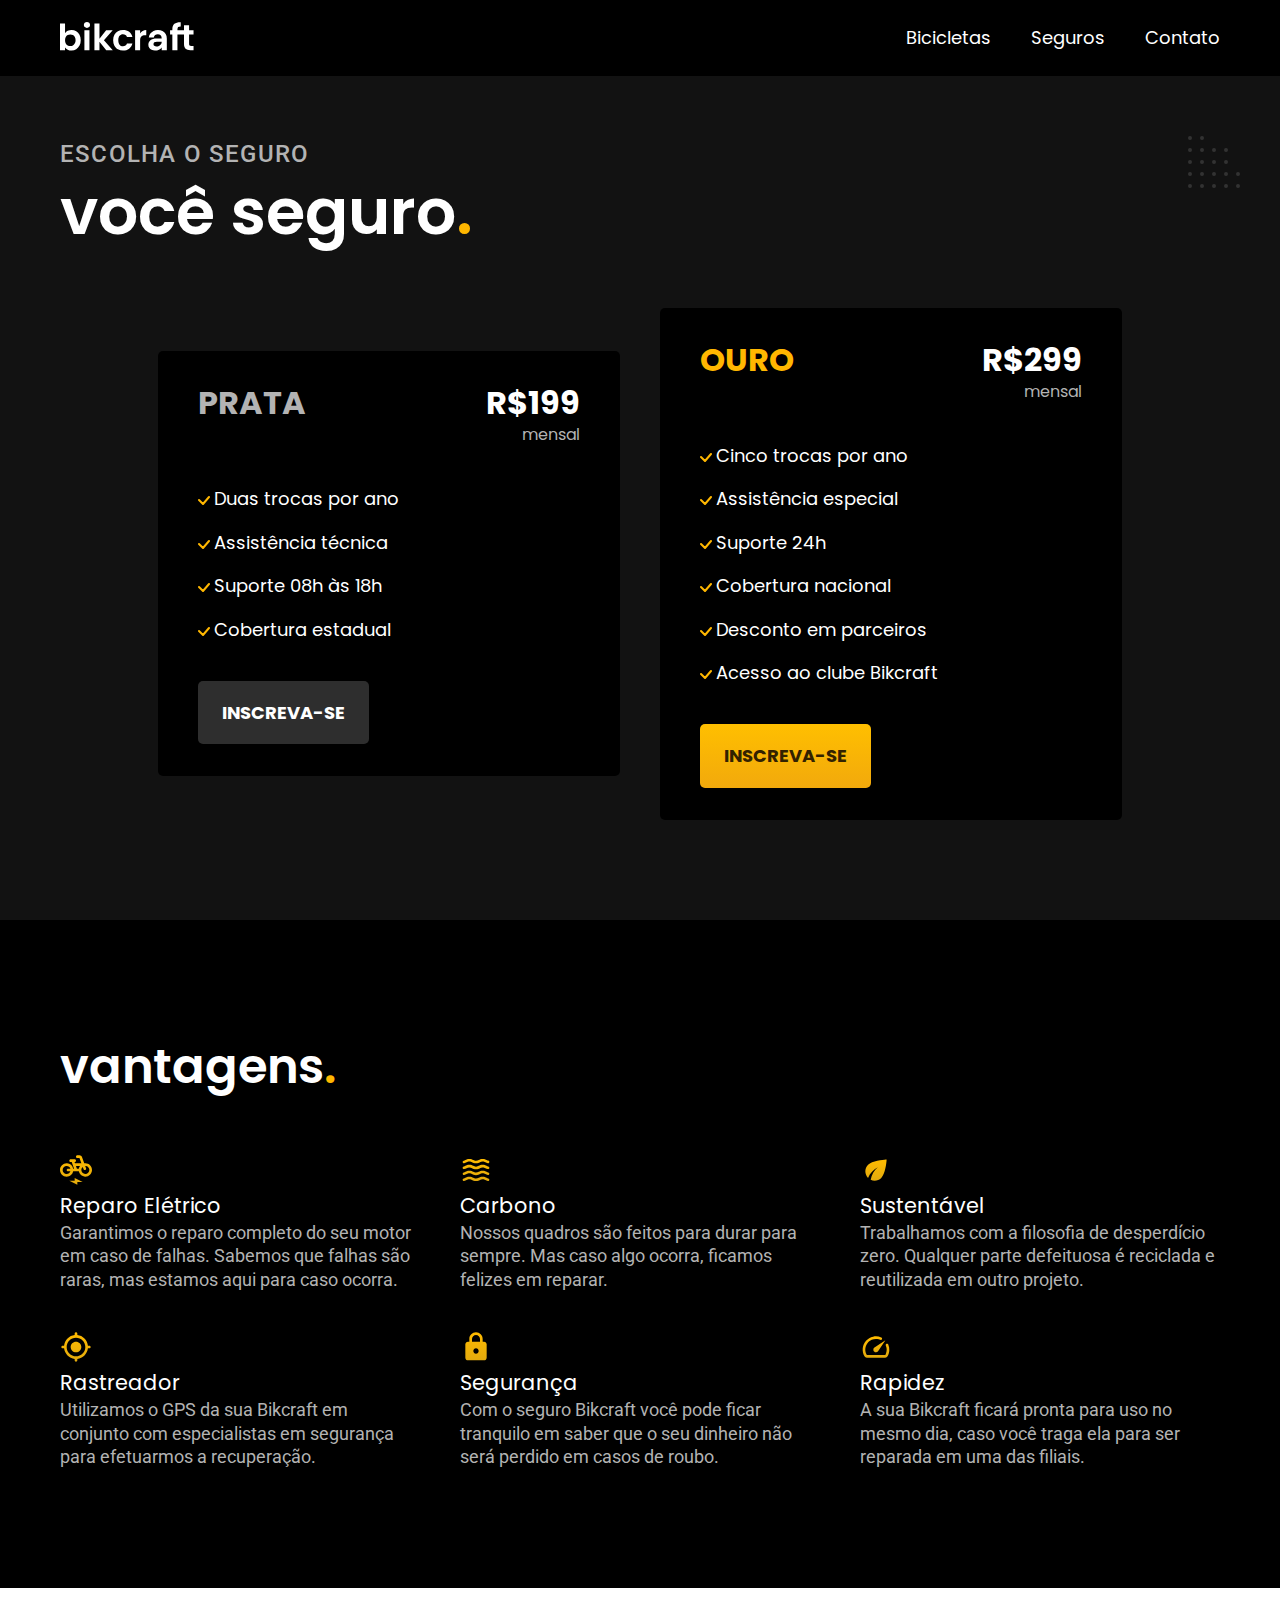
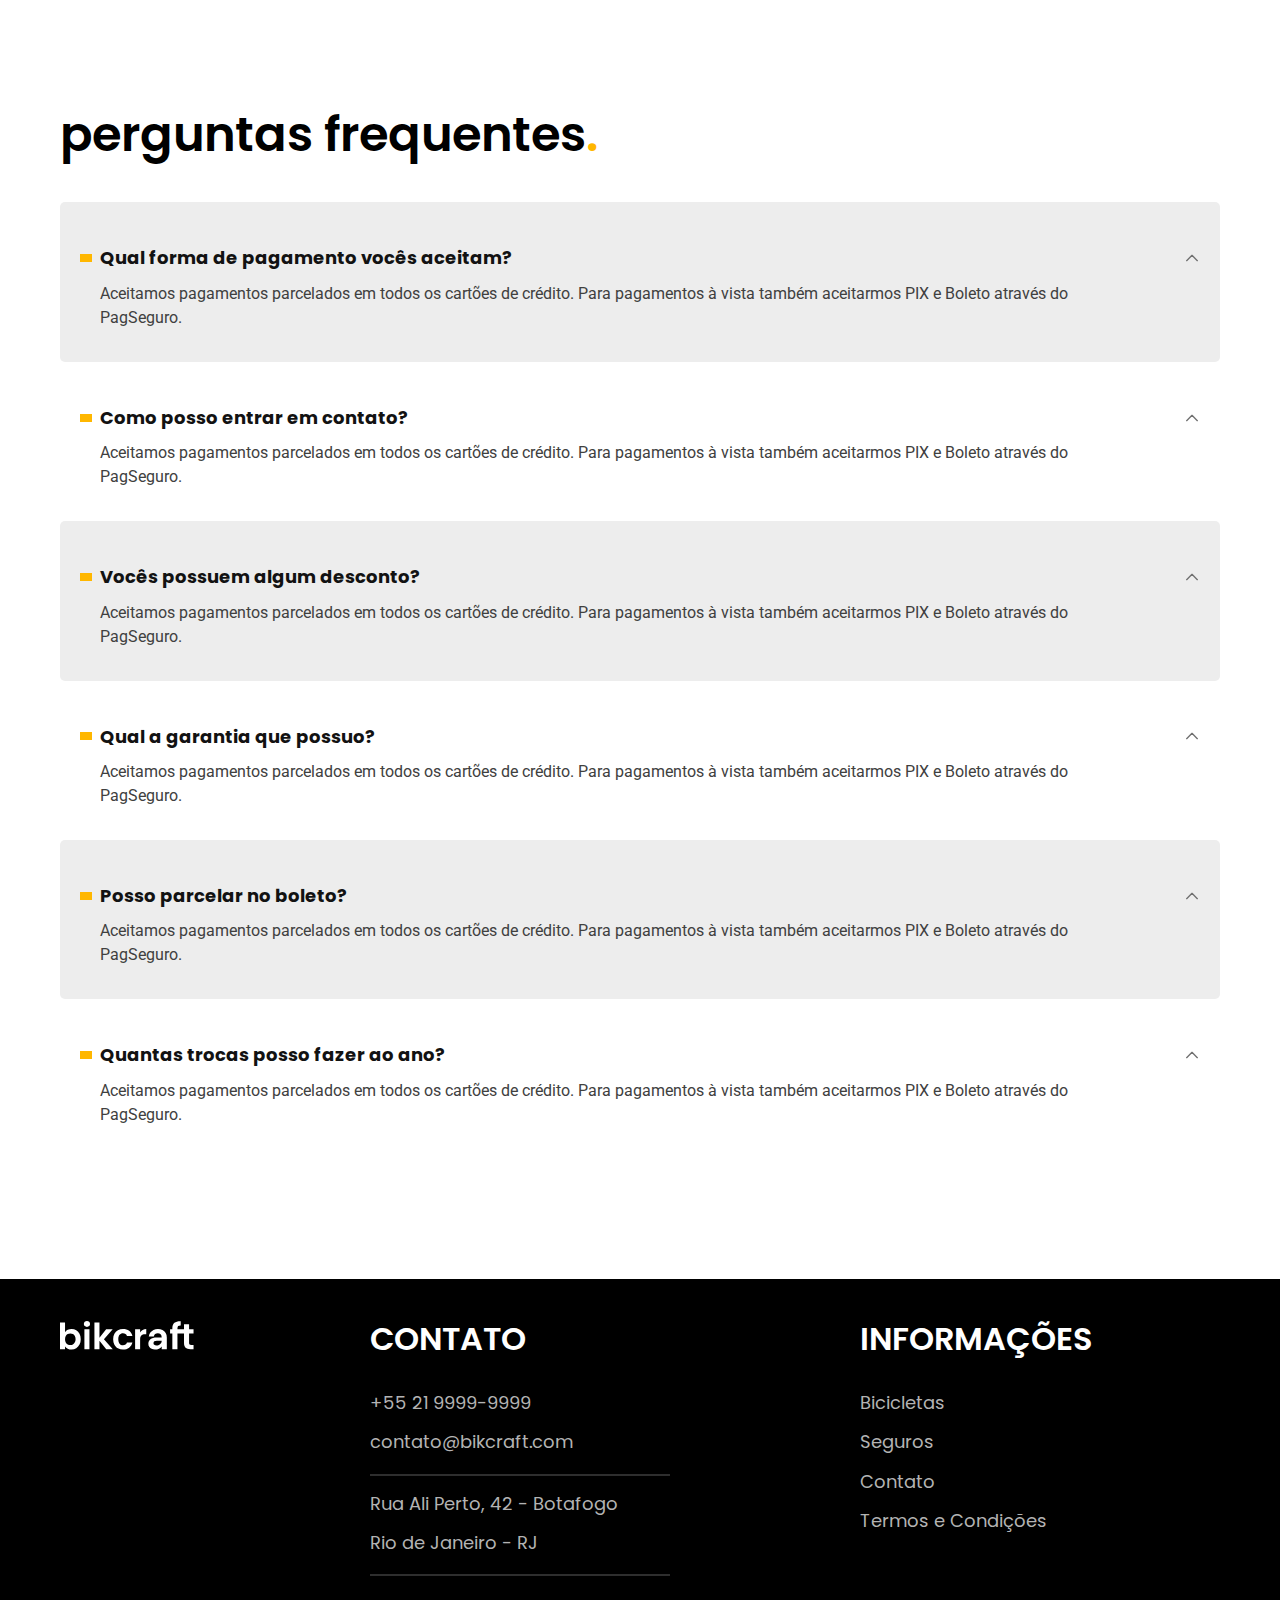
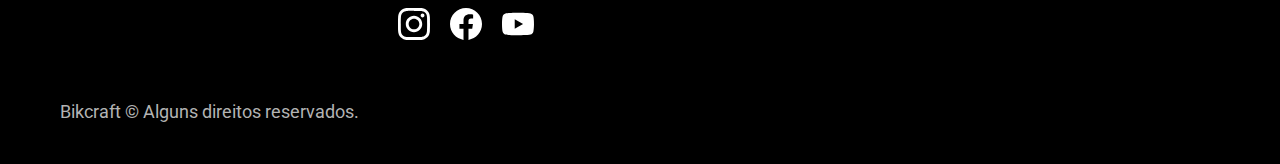
<file: seguros.html>
<!DOCTYPE html>
<html lang="pt-br">

<head>
  <meta charset="UTF-8">
  <meta name="viewport" content="width=device-width, initial-scale=1.0">
  <meta name="description" content="Seguros disponíveis Bikcraft.">

  <link rel="preload" href="./css/style.css" as="style">
  <link rel="stylesheet" href="./css/style.css">

  <title>Seguros | Bikcraft</title>
</head>

<body id="insurances">
  <header class="header-bg">
    <div class="header container">
      <a href="./">
        <img src="./img/bikcraft.svg"width="136" height="32" alt="logo bikcraft">
        <nav>
      </a>
      <ul aria-label="navegação primária">
        <li><a class="clr-w font-1-medium" href="./bicicletas.html">Bicicletas</a></li>
        <li><a class="clr-w font-1-medium" href="./seguros.html">Seguros</a></li>
        <li><a class="clr-w font-1-medium" href="./contato.html">Contato</a></li>
      </ul>
      </nav>
    </div>
  </header>


  <main class="insurance-bg">
    <div class="title-bg">
      <div class="title container">
        <p class="font-2-large clr-5">ESCOLHA O SEGURO</p>
        <h1 class="font-1-xxx_large clr-w">você seguro<span class="clr-p1">.</span></h1>
      </div>
    </div>

    <div class="insurance container">
      <div class="insurance-content">
        <div class="silver silver-bg">
          <h3 class="font-1-x_large-bold clr-5">PRATA</h3>
          <span class="font-1-x_large-bold clr-w">R$199<span class="font-1-small  clr-5">mensal</span></span>

          <ul aria-label="vantagens plano prata">
            <li class="font-1-medium clr-w">Duas trocas por ano</li>
            <li class="font-1-medium clr-w">Assistência técnica</li>
            <li class="font-1-medium clr-w">Suporte 08h às 18h</li>
            <li class="font-1-medium clr-w">Cobertura estadual</li>
          </ul>

          <a class="silver-btn" href="./">INSCREVA-SE</a>
        </div>

        <div class="gold gold-bg">
          <h3 class="font-1-x_large-bold clr-p1">OURO</h3>
          <span class="font-1-x_large-bold clr-w">R$299<span class="font-1-small clr-5">mensal</span></span>

          <ul aria-label="vantagens plano ouro">
            <li class="font-1-medium clr-w">Cinco trocas por ano</li>
            <li class="font-1-medium clr-w">Assistência especial</li>
            <li class="font-1-medium clr-w">Suporte 24h</li>
            <li class="font-1-medium clr-w">Cobertura nacional</li>
            <li class="font-1-medium clr-w">Desconto em parceiros</li>
            <li class="font-1-medium clr-w">Acesso ao clube Bikcraft</li>
          </ul>

          <a class="primary-btn" href="./">INSCREVA-SE</a>
        </div>
      </div>
    </div>
  </main>

  <section class="advantages-bg">
    <div class="advantages container">
      <h2 class="font-1-xx_large clr-w">vantagens<span class="clr-p1">.</span></h2>
      <ul class="advantages-list">
        <li>
          <img src="img/icones/eletrica.svg" width="24" height="24" alt="">
          <h3 class="font-1-large clr-w">Reparo Elétrico</h3>
          <p class="font-2-medium clr-5">Garantimos o reparo completo do seu motor em caso de falhas. Sabemos que falhas são raras, mas estamos aqui para caso ocorra.</p>
        </li>
        <li>
          <img src="img/icones/carbono.svg" width="24" height="24" alt="">
          <h3 class="font-1-large clr-w">Carbono</h3>
          <p class="font-2-medium clr-5">Nossos quadros são feitos para durar para sempre. Mas caso algo ocorra, ficamos felizes em reparar.</p>
        </li>
        <li>
          <img src="img/icones/sustentavel.svg" width="24" height="24" alt="">
          <h3 class="font-1-large clr-w">Sustentável</h3>
          <p class="font-2-medium clr-5">Trabalhamos com a filosofia de desperdício zero. Qualquer parte defeituosa é reciclada e reutilizada em outro projeto.</p>
        </li>
        <li>
          <img src="img/icones/rastreador.svg" width="24" height="24">
          <h3 class="font-1-large clr-w">Rastreador</h3>
          <p class="font-2-medium clr-5">Utilizamos o GPS da sua Bikcraft em conjunto com especialistas em segurança para efetuarmos a recuperação.</p>
        </li>
        <li>
          <img src="img/icones/seguro.svg" width="24" height="24" alt="">
          <h3 class="font-1-large clr-w">Segurança</h3>
          <p class="font-2-medium clr-5">Com o seguro Bikcraft você pode ficar tranquilo em saber que o seu dinheiro não será perdido em casos de roubo.</p>
        </li>
        <li>
          <img src="img/icones/velocidade.svg" width="24" height="24" alt="">
          <h3 class="font-1-large clr-w">Rapidez</h3>
          <p class="font-2-medium clr-5">A sua Bikcraft ficará pronta para uso no mesmo dia, caso você traga ela para ser reparada em uma das filiais.</p>
        </li>
      </ul>
    </div>
  </section>

  <section class="questions container">
    <h2 class="font-1-xx_large clr-12">perguntas frequentes<span class="clr-p1">.</span></h2>

    <dl class="questions-list">
      <div>
        <dt class="font-1-medium-bold">Qual forma de pagamento vocês aceitam?</dt>
        <dd class="font-2-small clr-9">Aceitamos pagamentos parcelados em todos os cartões de crédito. Para pagamentos à vista também aceitarmos PIX e Boleto através do PagSeguro.</dd>
      </div>
      <div>
        <dt class="font-1-medium-bold">Como posso entrar em contato?</dt>
        <dd class="font-2-small clr-9">Aceitamos pagamentos parcelados em todos os cartões de crédito. Para pagamentos à vista também aceitarmos PIX e Boleto através do PagSeguro.</dd>
      </div>
      <div>
        <dt class="font-1-medium-bold">Vocês possuem algum desconto?</dt>
        <dd class="font-2-small clr-9">Aceitamos pagamentos parcelados em todos os cartões de crédito. Para pagamentos à vista também aceitarmos PIX e Boleto através do PagSeguro.</dd>
      </div>
      <div>
        <dt class="font-1-medium-bold">Qual a garantia que possuo?</dt>
        <dd class="font-2-small clr-9">Aceitamos pagamentos parcelados em todos os cartões de crédito. Para pagamentos à vista também aceitarmos PIX e Boleto através do PagSeguro.</dd>
      </div>
      <div>
        <dt class="font-1-medium-bold">Posso parcelar no boleto?</dt>
        <dd class="font-2-small clr-9">Aceitamos pagamentos parcelados em todos os cartões de crédito. Para pagamentos à vista também aceitarmos PIX e Boleto através do PagSeguro.</dd>
      </div>
      <div>
        <dt class="font-1-medium-bold">Quantas trocas posso fazer ao ano?</dt>
        <dd class="font-2-small clr-9">Aceitamos pagamentos parcelados em todos os cartões de crédito. Para pagamentos à vista também aceitarmos PIX e Boleto através do PagSeguro.</dd>
      </div>
    </dl>
  </section>

  <footer class="footer-bg">
    <div class="footer container"><img src="./img/bikcraft.svg"width="136" height="32" alt="logo bikcraft" class="logo">

      <div>
        <div class="footer-contact">
          <h3 class="font-1-x_large clr-w">CONTATO</h3>
          <ul>
            <li class="font-1-medium"><a class="clr-5" href="tel:+552199999999">+55 21 9999-9999</a></li>
            <li class="font-1-medium"><a class="clr-5" href="mailto:contato@bikcraft.com">contato@bikcraft.com</a></li>
            <li class="font-1-medium clr-5">Rua Ali Perto, 42 - Botafogo</li>
            <li class="font-1-medium clr-5">Rio de Janeiro - RJ</li>
          </ul>
        </div>

        <div>
          <ul class="social-media">
            <li aria-label="instagram"><a href="./"><img src="img/redes/instagram.svg" width="32" height="32" alt="Instagram"></a></li>
            <li aria-label="facebook"><a href="./"><img src="img/redes/facebook.svg" width="32" height="32" alt="Facebook"></a></li>
            <li aria-label="youtube"><a href="./"><img src="img/redes/youtube.svg" width="32" height="32" alt="Youtube"></a></li>
          </ul>
        </div>
      </div>

      <div class="informations">
        <h3 class="font-1-x_large clr-w">INFORMAÇÕES</h3>

        <ul>
          <li class="font-1-medium"><a class="clr-5" href="./bicicletas.html">Bicicletas</a></li>
          <li class="font-1-medium"><a class="clr-5" href="/seguros.html">Seguros</a></li>
          <li class="font-1-medium"><a class="clr-5" href="./contato.html">Contato</a></li>
          <li class="font-1-medium"><a class="clr-5" href="/termos.html">Termos e Condições</a></li>
        </ul>
      </div>
      <p class="font-2-medium clr-5">Bikcraft &copy; Alguns direitos reservados.</p>
    </div>
  </footer>
</body>

</html>
</file>
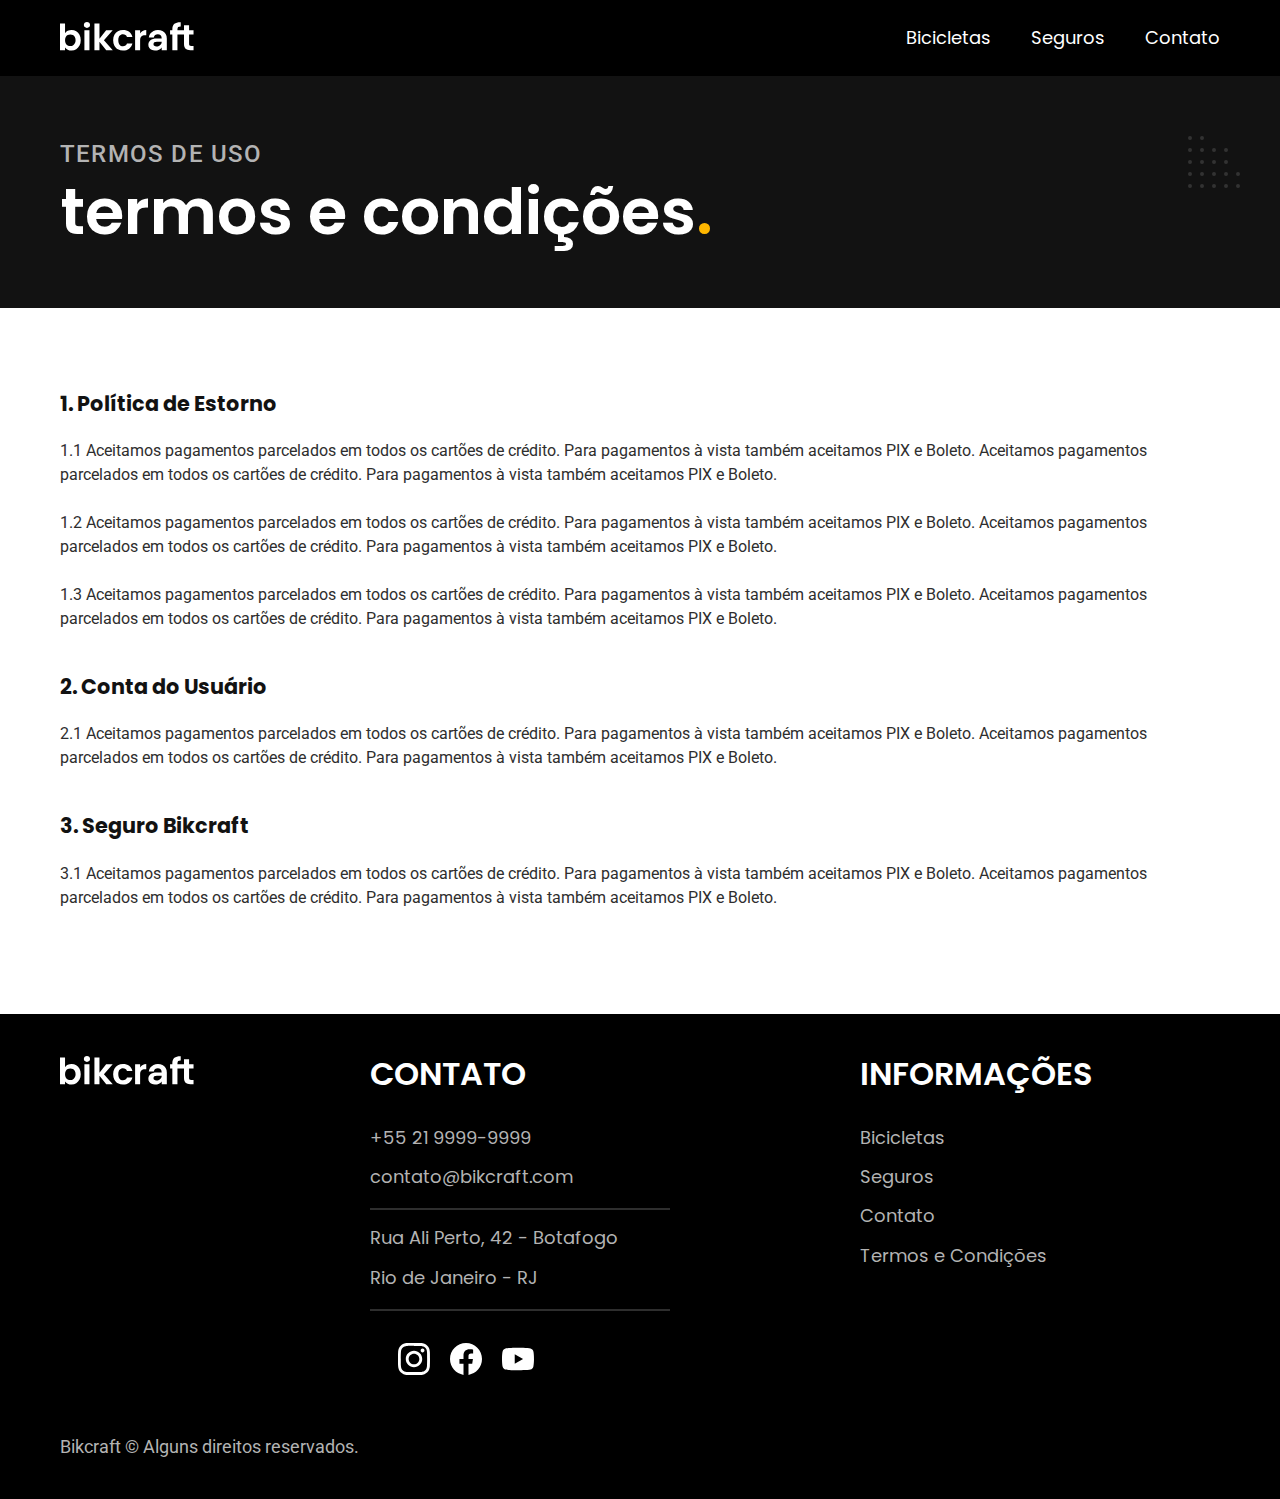
<file: termos.html>
<!DOCTYPE html>
<html lang="pt-br">

<head>
  <meta charset="UTF-8">
  <meta name="viewport" content="width=device-width, initial-scale=1.0">
  <meta name="description" content="Termos e condições Bikcraft.">

  <link rel="preload" href="./css/style.css" as="style">
  <link rel="stylesheet" href="./css/style.css">

  <title>Termos e Condições | Bikcraft</title>
</head>

<body id="terms">
  <header class="header-bg">
    <div class="header container">
      <a href="./">
        <img src="./img/bikcraft.svg"width="136" height="32" alt="logo bikcraft">
        <nav>
      </a>
      <ul aria-label="navegação primária">
        <li><a class="clr-w font-1-medium" href="./bicicletas.html">Bicicletas</a></li>
        <li><a class="clr-w font-1-medium" href="./seguros.html">Seguros</a></li>
        <li><a class="clr-w font-1-medium" href="./contato.html">Contato</a></li>
      </ul>
      </nav>
    </div>
  </header>


  <main>
    <div class="title-bg">
      <div class="title container">
        <p class="font-2-large clr-5">TERMOS DE USO</p>
        <h1 class="font-1-xxx_large clr-w">termos e condições<span class="clr-p1">.</span></h1>
      </div>
    </div>

    <div class="terms font-2-small clr-10 container">
      <h2 class="font-1-large clr-11">1. Política de Estorno</h2>
      <p>
        1.1 Aceitamos pagamentos parcelados em todos os cartões de crédito. Para pagamentos à vista também aceitamos PIX e Boleto. Aceitamos pagamentos parcelados em todos os cartões de crédito. Para pagamentos à vista também aceitamos PIX e Boleto.
      </p>
      <p>
        1.2 Aceitamos pagamentos parcelados em todos os cartões de crédito. Para pagamentos à vista também aceitamos PIX e Boleto. Aceitamos pagamentos parcelados em todos os cartões de crédito. Para pagamentos à vista também aceitamos PIX e Boleto.
      </p>
      <p>
        1.3 Aceitamos pagamentos parcelados em todos os cartões de crédito. Para pagamentos à vista também aceitamos PIX e Boleto. Aceitamos pagamentos parcelados em todos os cartões de crédito. Para pagamentos à vista também aceitamos PIX e Boleto.
      </p>

      <h2 class="font-1-large clr-11">2. Conta do Usuário</h2>
      <p>
        2.1 Aceitamos pagamentos parcelados em todos os cartões de crédito. Para pagamentos à vista também aceitamos PIX e Boleto. Aceitamos pagamentos parcelados em todos os cartões de crédito. Para pagamentos à vista também aceitamos PIX e Boleto.
      </p>

      <h2 class="font-1-large clr-11">3. Seguro Bikcraft</h2>
      <p>
        3.1 Aceitamos pagamentos parcelados em todos os cartões de crédito. Para pagamentos à vista também aceitamos PIX e Boleto. Aceitamos pagamentos parcelados em todos os cartões de crédito. Para pagamentos à vista também aceitamos PIX e Boleto.
      </p>
    </div>
  </main>

  <footer class="footer-bg">
    <div class="footer container"><img src="./img/bikcraft.svg" width="136" height="32"alt="logo bikcraft" class="logo">

      <div>
        <div class="footer-contact">
          <h3 class="font-1-x_large clr-w">CONTATO</h3>
          <ul>
            <li class="font-1-medium"><a class="clr-5" href="tel:+552199999999">+55 21 9999-9999</a></li>
            <li class="font-1-medium"><a class="clr-5" href="mailto:contato@bikcraft.com">contato@bikcraft.com</a></li>
            <li class="font-1-medium clr-5">Rua Ali Perto, 42 - Botafogo</li>
            <li class="font-1-medium clr-5">Rio de Janeiro - RJ</li>
          </ul>
        </div>


        <div>
          <ul class="social-media">
            <li aria-label="instagram"><a href="./"><img src="img/redes/instagram.svg" width="32" height="32" alt="Instagram"></a></li>
            <li aria-label="facebook"><a href="./"><img src="img/redes/facebook.svg" width="32" height="32" alt="Facebook"></a></li>
            <li aria-label="youtube"><a href="./"><img src="img/redes/youtube.svg" width="32" height="32" alt="Youtube"></a></li>
          </ul>
        </div>
      </div>

      <div class="informations">
        <h3 class="font-1-x_large clr-w">INFORMAÇÕES</h3>

        <ul>
          <li class="font-1-medium"><a class="clr-5" href="./bicicletas.html">Bicicletas</a></li>
          <li class="font-1-medium"><a class="clr-5" href="/seguros.html">Seguros</a></li>
          <li class="font-1-medium"><a class="clr-5" href="./contato.html">Contato</a></li>
          <li class="font-1-medium"><a class="clr-5" href="/termos.html">Termos e Condições</a></li>
        </ul>
      </div>
      <p class="font-2-medium clr-5">Bikcraft &copy; Alguns direitos reservados.</p>
    </div>
  </footer>
</body>

</html>
</file>
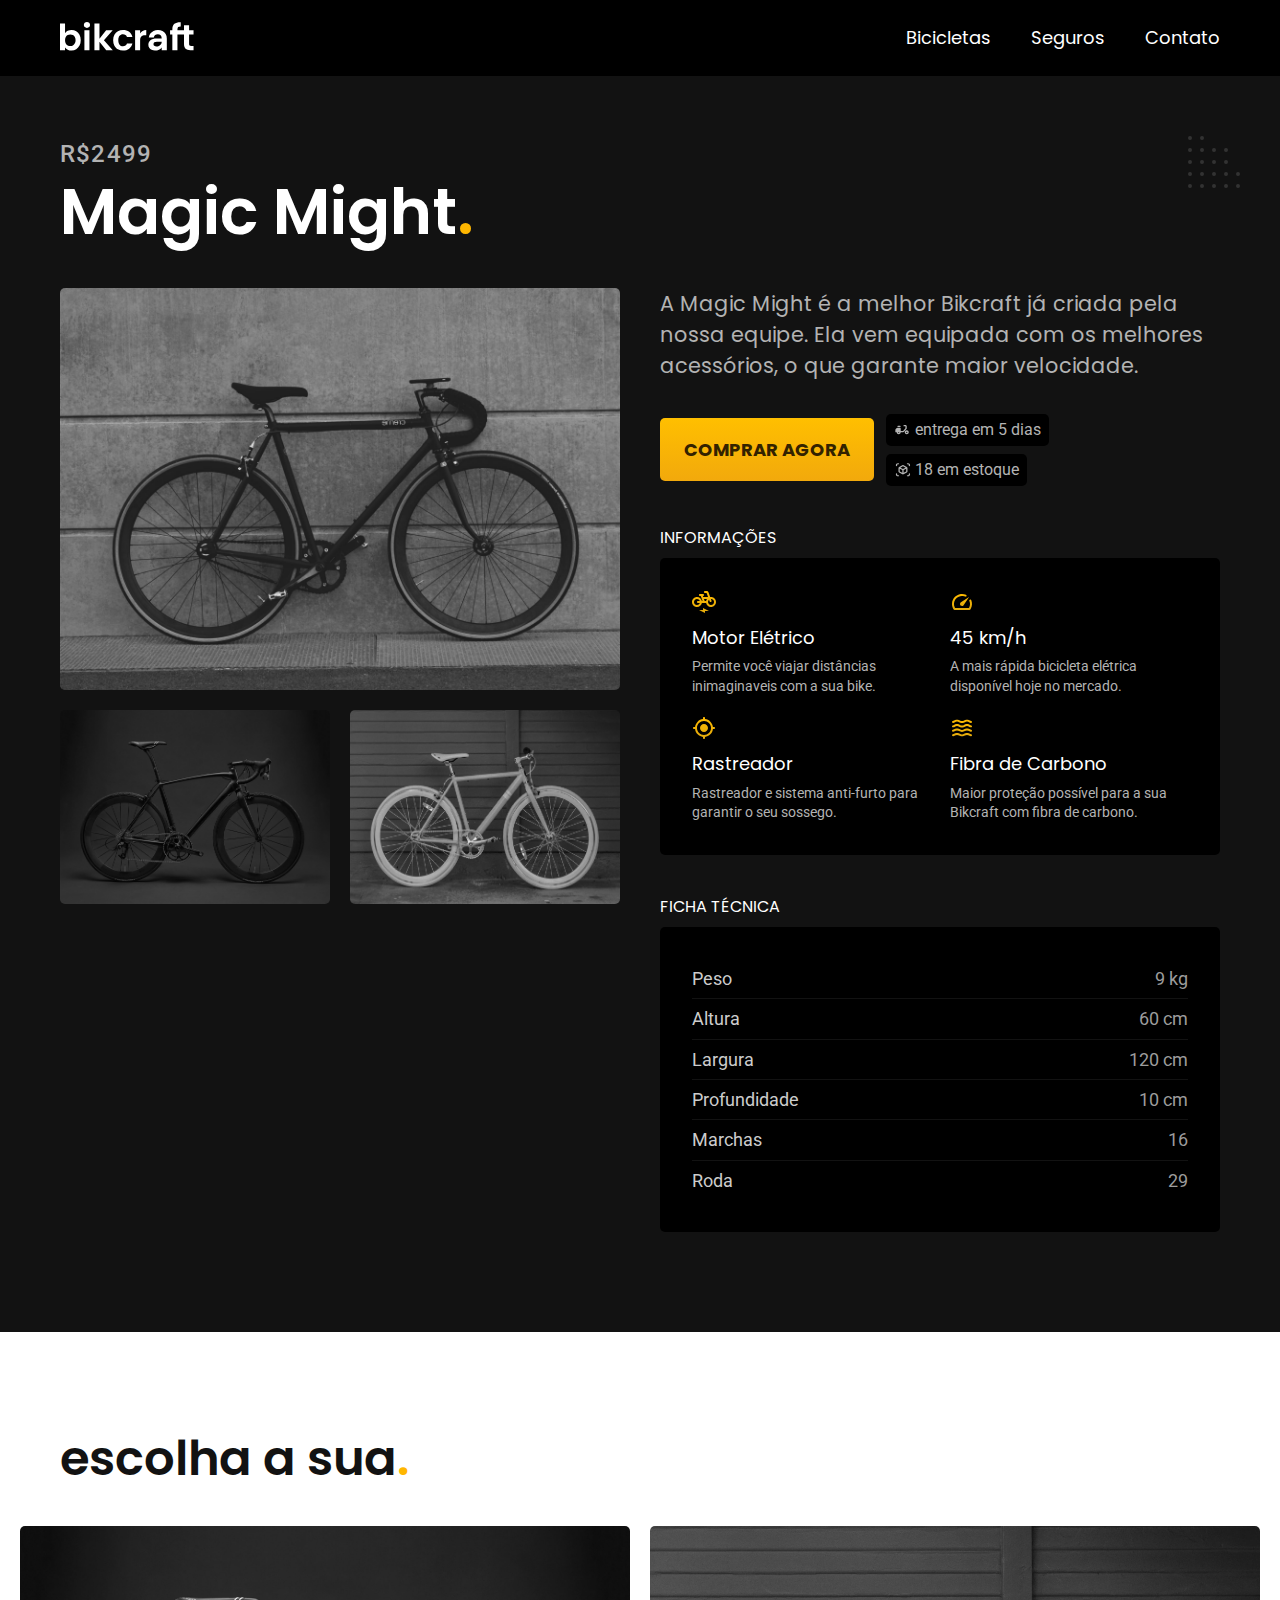
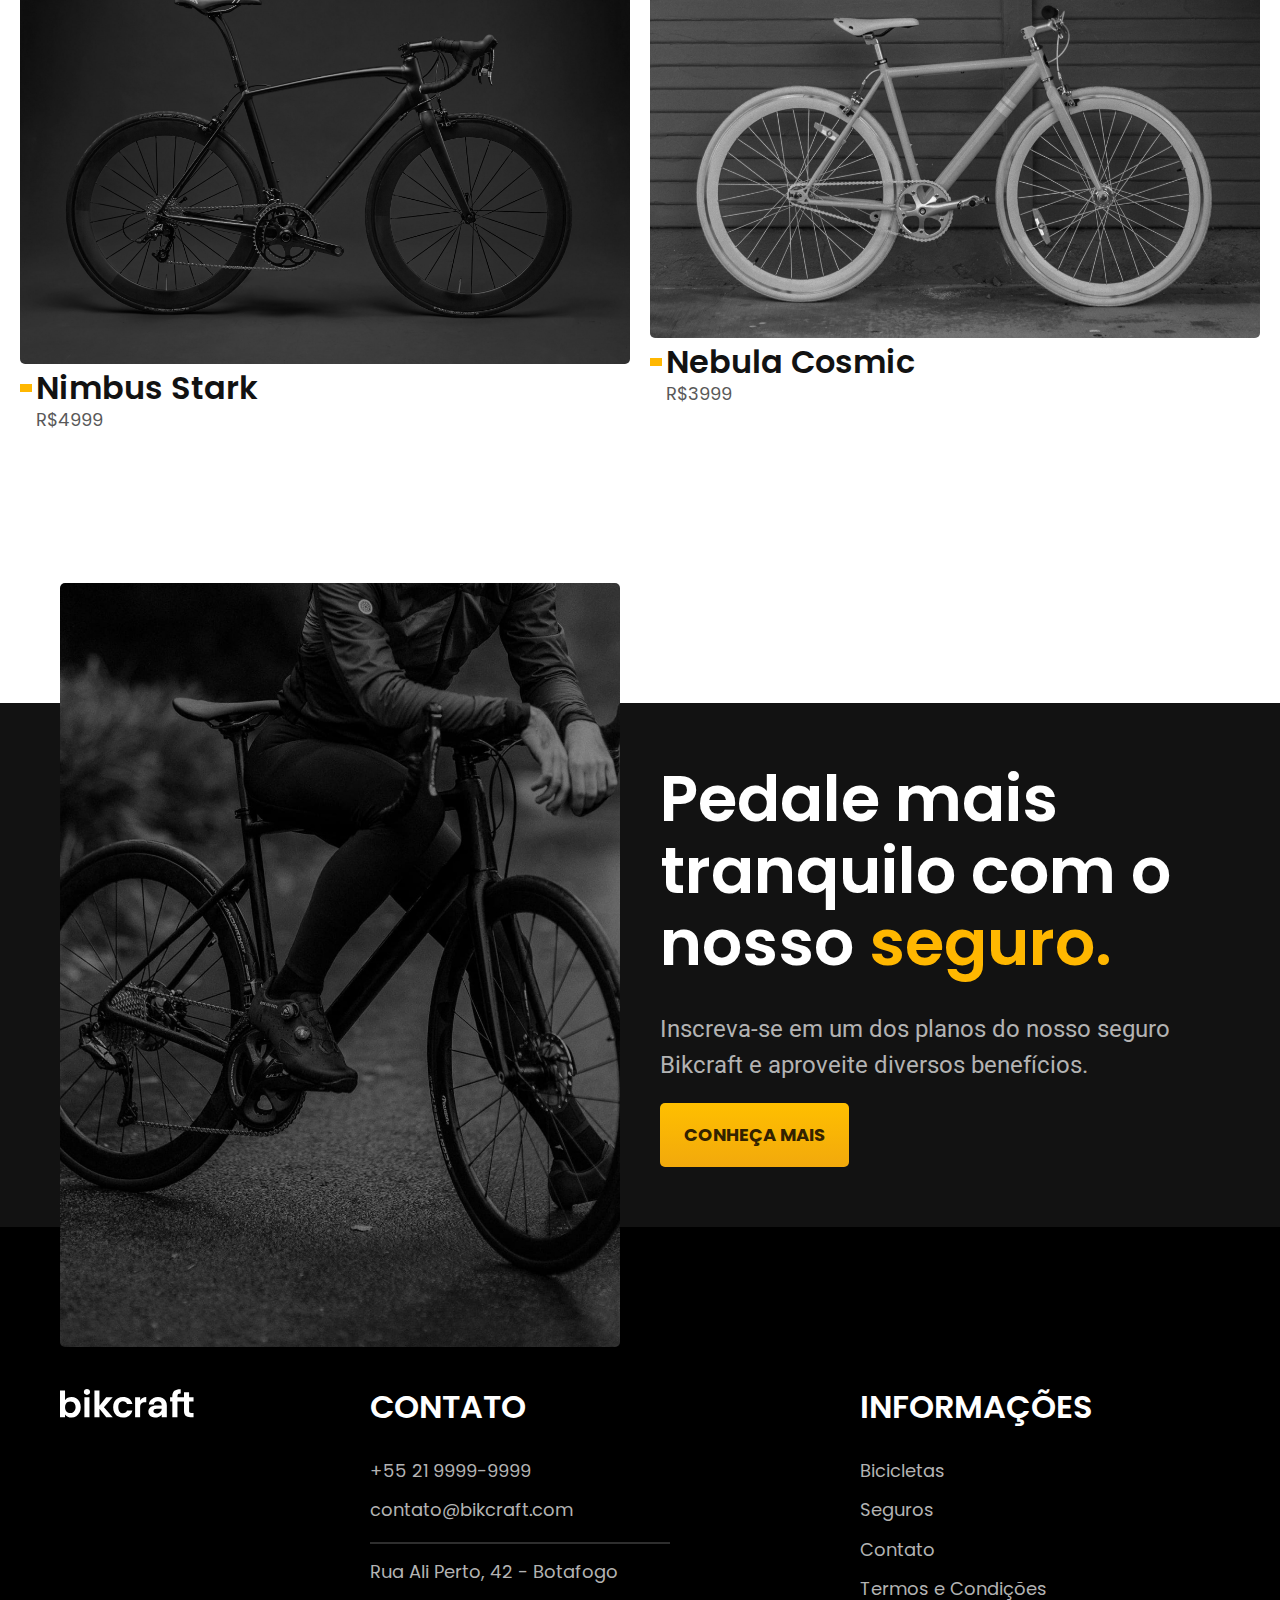
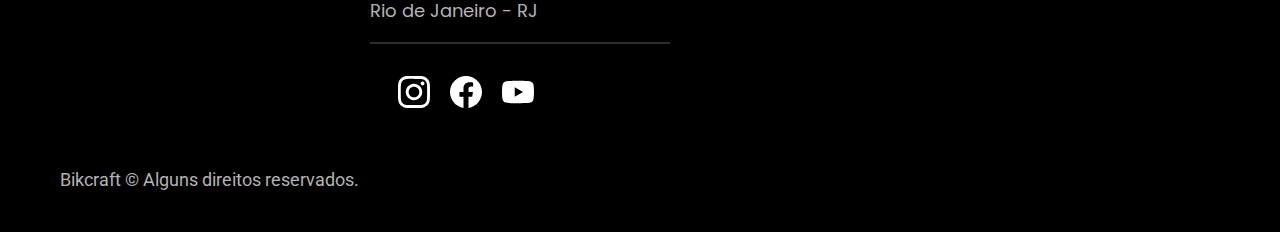
<file: bicicletas/magic.html>
<!DOCTYPE html>
<html lang="pt-br">

<head>
  <meta charset="UTF-8">
  <meta name="viewport" content="width=device-width, initial-scale=1.0">
  <meta name="description" content="A melhor bicicleta Bikcraft para você | Magic Might">

  <link rel="stylesheet" href="../css/style.css">

  <title>Magic Might | Bikcraft</title>
</head>

<body id="bicycle">
  <header class="header-bg">
    <div class="header container">
      <a href="../index.html">
        <img src="../img/bikcraft.svg" alt="logo bikcraft">
        <nav>
      </a>
      <ul aria-label="navegação primária">
        <li><a class="clr-w font-1-medium" href="../bicicletas.html">Bicicletas</a></li>
        <li><a class="clr-w font-1-medium" href="../seguros.html">Seguros</a></li>
        <li><a class="clr-w font-1-medium" href="../contato.html">Contato</a></li>
      </ul>
      </nav>
    </div>
  </header>


  <main class="title-bg">
    <div>
      <div class="title container">
        <p class="font-2-large clr-5">R$2499</p>
        <h1 class="font-1-xxx_large clr-w">Magic Might<span class="clr-p1">.</span></h1>
      </div>
    </div>

    <div class="bicycle container">
      <div class="bicycle-img">
        <img src="../img/fotos/bicicletas/bicicleta2.jpg" width="2340" height="1680" alt="bicicleta preta e prata Magic Might">
        <img src="../img/fotos/bicicletas/bicicleta1.jpg" width="2340" height="1680" alt="bicicleta preta Nimbus Stark">
        <img src="../img/fotos/bicicletas/bicicleta3.jpg" width="2340" height="1680" alt="bicicleta branca Nebula Cosmic">
      </div>

      <div class="bicycle-content">
        <p class="font-1-large clr-5">A Magic Might é a melhor Bikcraft já criada pela nossa equipe. Ela vem equipada com os melhores acessórios, o que garante maior velocidade.</p>
        <div class="bicycle-buy">
          <a class="primary-btn" href="../orçamento.html">COMPRAR AGORA</a>
          <span class="font-2-small clr-5"><img src="../img/icones/entrega.svg" width="17" height="17" alt=""> entrega em 5 dias</span>
          <span class="font-2-small clr-5"><img src="../img/icones/estoque.svg" width="17" height="17" alt=""> 18 em estoque</span>
        </div>

        <h2 class="font-1-small clr-w">INFORMAÇÕES</h2>
        <ul class="bicycle-informations">
          <li>
            <img src="../img/icones/eletrica.svg" width="24" height="24" alt="">
            <h3 class="font-1-medium clr-w">Motor Elétrico</h3>
            <p class="font-2-x_small clr-5">Permite você viajar distâncias inimaginaveis com a sua bike.</p>
          </li>
          <li>
            <img src="../img/icones/velocidade.svg" width="24" height="24" alt="">
            <h3 class="font-1-medium clr-w">45 km/h</h3>
            <p class="font-2-x_small clr-5">A mais rápida bicicleta elétrica disponível hoje no mercado.</p>
          </li>
          <li>
            <img src="../img/icones/rastreador.svg" width="24" height="24" alt="">
            <h3 class="font-1-medium clr-w">Rastreador</h3>
            <p class="font-2-x_small clr-5">Rastreador e sistema anti-furto para garantir o seu sossego.</p>
          </li>
          <li>
            <img src="../img/icones/carbono.svg" width="24" height="24" alt="">
            <h3 class="font-1-medium clr-w">Fibra de Carbono</h3>
            <p class="font-2-x_small clr-5">Maior proteção possível para a sua Bikcraft com fibra de carbono.</p>
          </li>
        </ul>

        <h2 class="font-1-small clr-w">FICHA TÉCNICA</h2>
        <ul class="bicycle-sheet">
          <li class="font-2-medium clr-4">Peso<span class="clr-6">9 kg</span></li>
          <li class="font-2-medium clr-4">Altura<span class="clr-6">60 cm</span></li>
          <li class="font-2-medium clr-4">Largura<span class="clr-6">120 cm</span></li>
          <li class="font-2-medium clr-4">Profundidade<span class="clr-6">10 cm</span></li>
          <li class="font-2-medium clr-4">Marchas<span class="clr-6">16</span></li>
          <li class="font-2-medium clr-4">Roda<span class="clr-6">29</span></li>
        </ul>
      </div>
    </div>
  </main>


  <article class="showcase" aria-label="vitrine de produtos">
    <div class="container">
      <h2 class="font-1-xx_large">escolha a sua<span class="clr-p1">.</span></h2>
    </div>

    <ul class="showcase-list" aria-label="produtos a venda">
      <li>
        <a href="./magic.html">
          <img src="../img/fotos/bicicletas/bicicleta1.jpg" width="2340" height="1680" alt="Bicicleta nimbus stark">
          <h3 class="font-1-x_large clr-11">Nimbus Stark</h3>
          <span class="font-1-medium clr-8">R$4999</span>
        </a>
      </li>

      <li>
        <a href="./nebula.html">
          <img src="../img/fotos/bicicletas/bicicleta3.jpg" width="2340" height="1680" alt="Bicicleta nebula cosmic">
          <h3 class="font-1-x_large clr-11">Nebula Cosmic</h3>
          <span class="font-1-medium clr-8">R$3999</span>
        </a>
      </li>
    </ul>
  </article>

  <section class="bike-insurance-bg">
    <div class="bike-insurance container">
      <div class="bike-insurance-img">
        <img src="../img/fotos/gerais/seguros.jpg" width="1146" height="1462" alt="Homem em cima de uma biscicleta Bikcraft">
      </div>
      <div class="bike-insurance-content">
        <h2 class="font-1-xxx_large clr-w">Pedale mais tranquilo com o nosso <span class="clr-p1">seguro.</span></h2>
        <p class="font-2-large clr-5">Inscreva-se em um dos planos do nosso seguro Bikcraft e aproveite diversos benefícios.</p>
        <a class="primary-btn" href="../seguros.html">CONHEÇA MAIS</a>
      </div>
    </div>
  </section>

  <footer class="footer-bg">
    <div class="footer container"><img src="../img/bikcraft.svg" width="136" height="32" alt="logo bikcraft" class="logo">

      <div>
        <div class="footer-contact">
          <h3 class="font-1-x_large clr-w">CONTATO</h3>
          <ul>
            <li class="font-1-medium"><a class="clr-5" href="tel:+552199999999">+55 21 9999-9999</a></li>
            <li class="font-1-medium"><a class="clr-5" href="mailto:contato@bikcraft.com">contato@bikcraft.com</a></li>
            <li class="font-1-medium clr-5">Rua Ali Perto, 42 - Botafogo</li>
            <li class="font-1-medium clr-5">Rio de Janeiro - RJ</li>
          </ul>
        </div>

        <div>
          <ul class="social-media">
            <li aria-label="instagram"><a href="../"><img src="../img/redes/instagram.svg" width="32" height="32" alt="Instagram"></a></li>
            <li aria-label="facebook"><a href="../"><img src="../img/redes/facebook.svg" width="32" height="32" alt="Facebook"></a></li>
            <li aria-label="youtube"><a href="../"><img src="../img/redes/youtube.svg" width="32" height="32" alt="Youtube"></a></li>
          </ul>
        </div>
      </div>

      <div class="informations">
        <h3 class="font-1-x_large clr-w">INFORMAÇÕES</h3>

        <ul>
          <li class="font-1-medium"><a class="clr-5" href="../bicicletas.html">Bicicletas</a></li>
          <li class="font-1-medium"><a class="clr-5" href="../seguros.html">Seguros</a></li>
          <li class="font-1-medium"><a class="clr-5" href="../contato.html">Contato</a></li>
          <li class="font-1-medium"><a class="clr-5" href="../termos.html">Termos e Condições</a></li>
        </ul>
      </div>
      <p class="font-2-medium clr-5">Bikcraft &copy; Alguns direitos reservados.</p>
    </div>
  </footer>
</body>

</html>
</file>
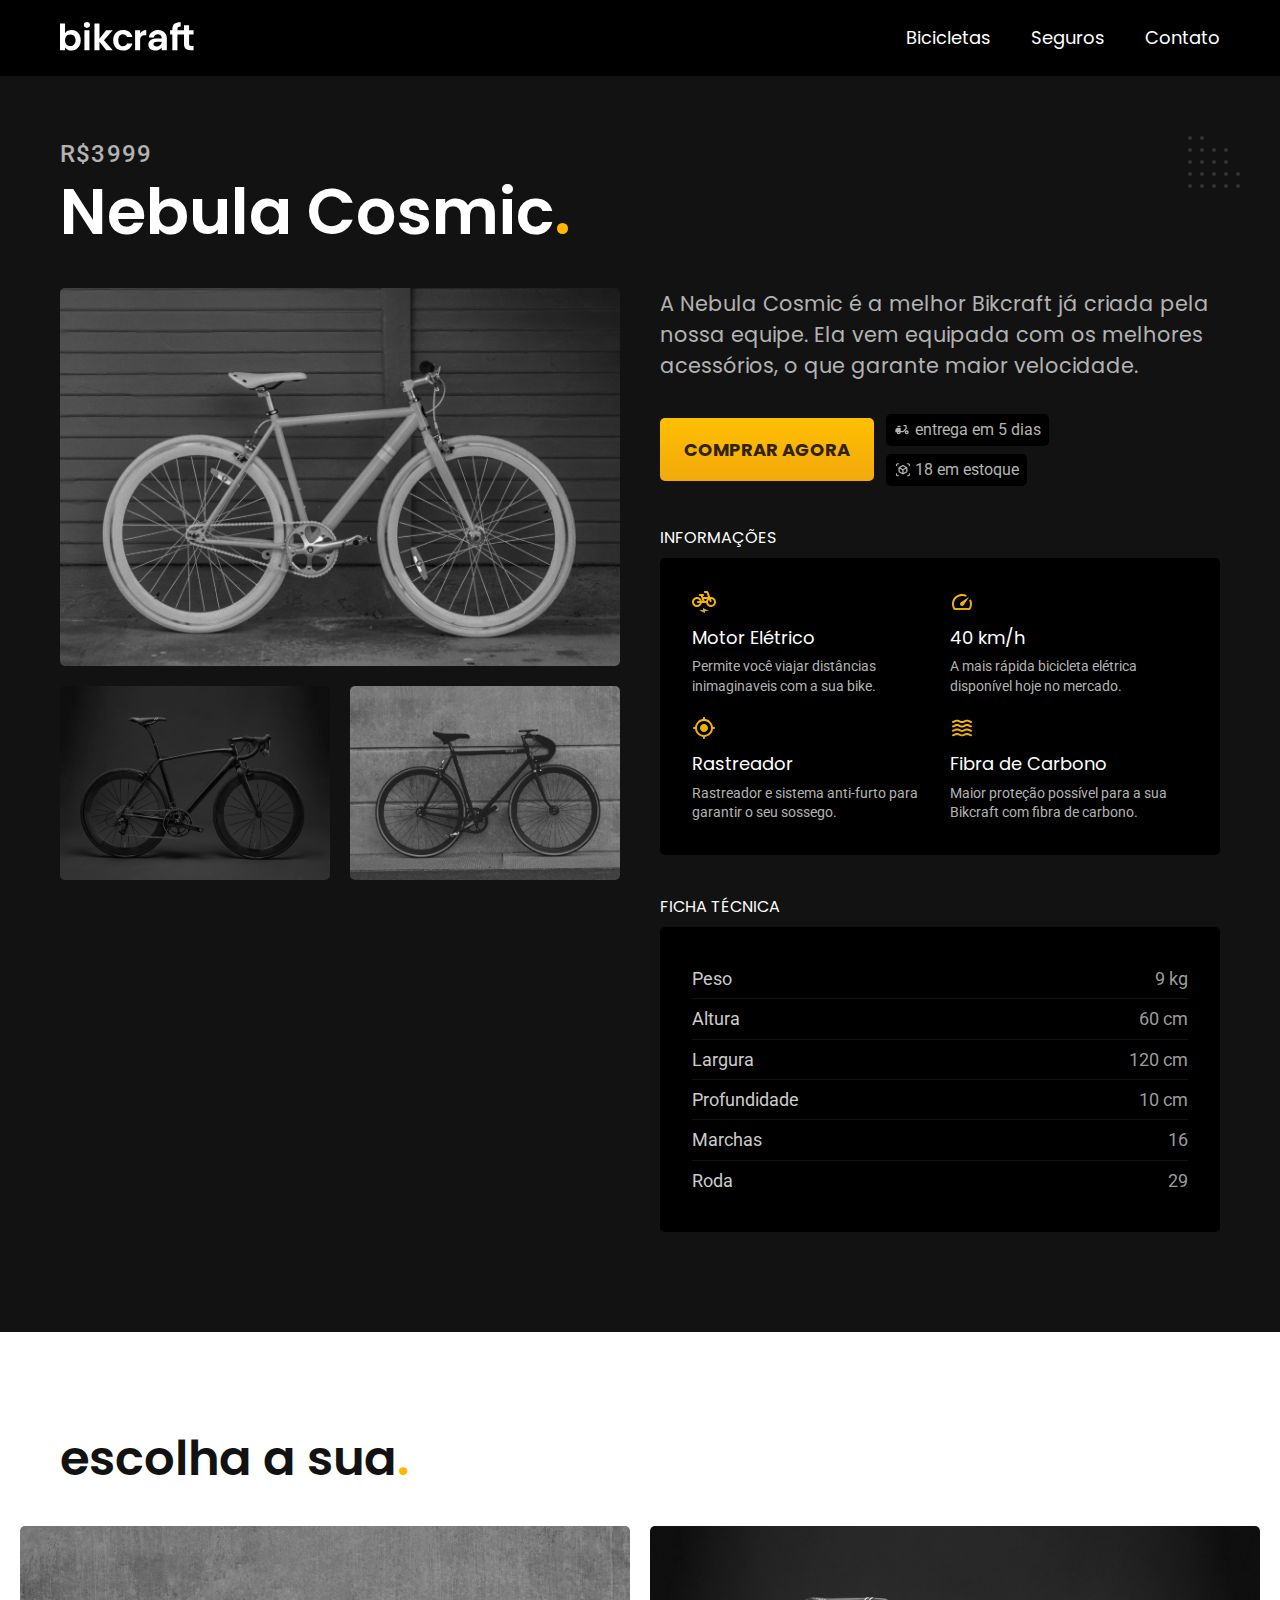
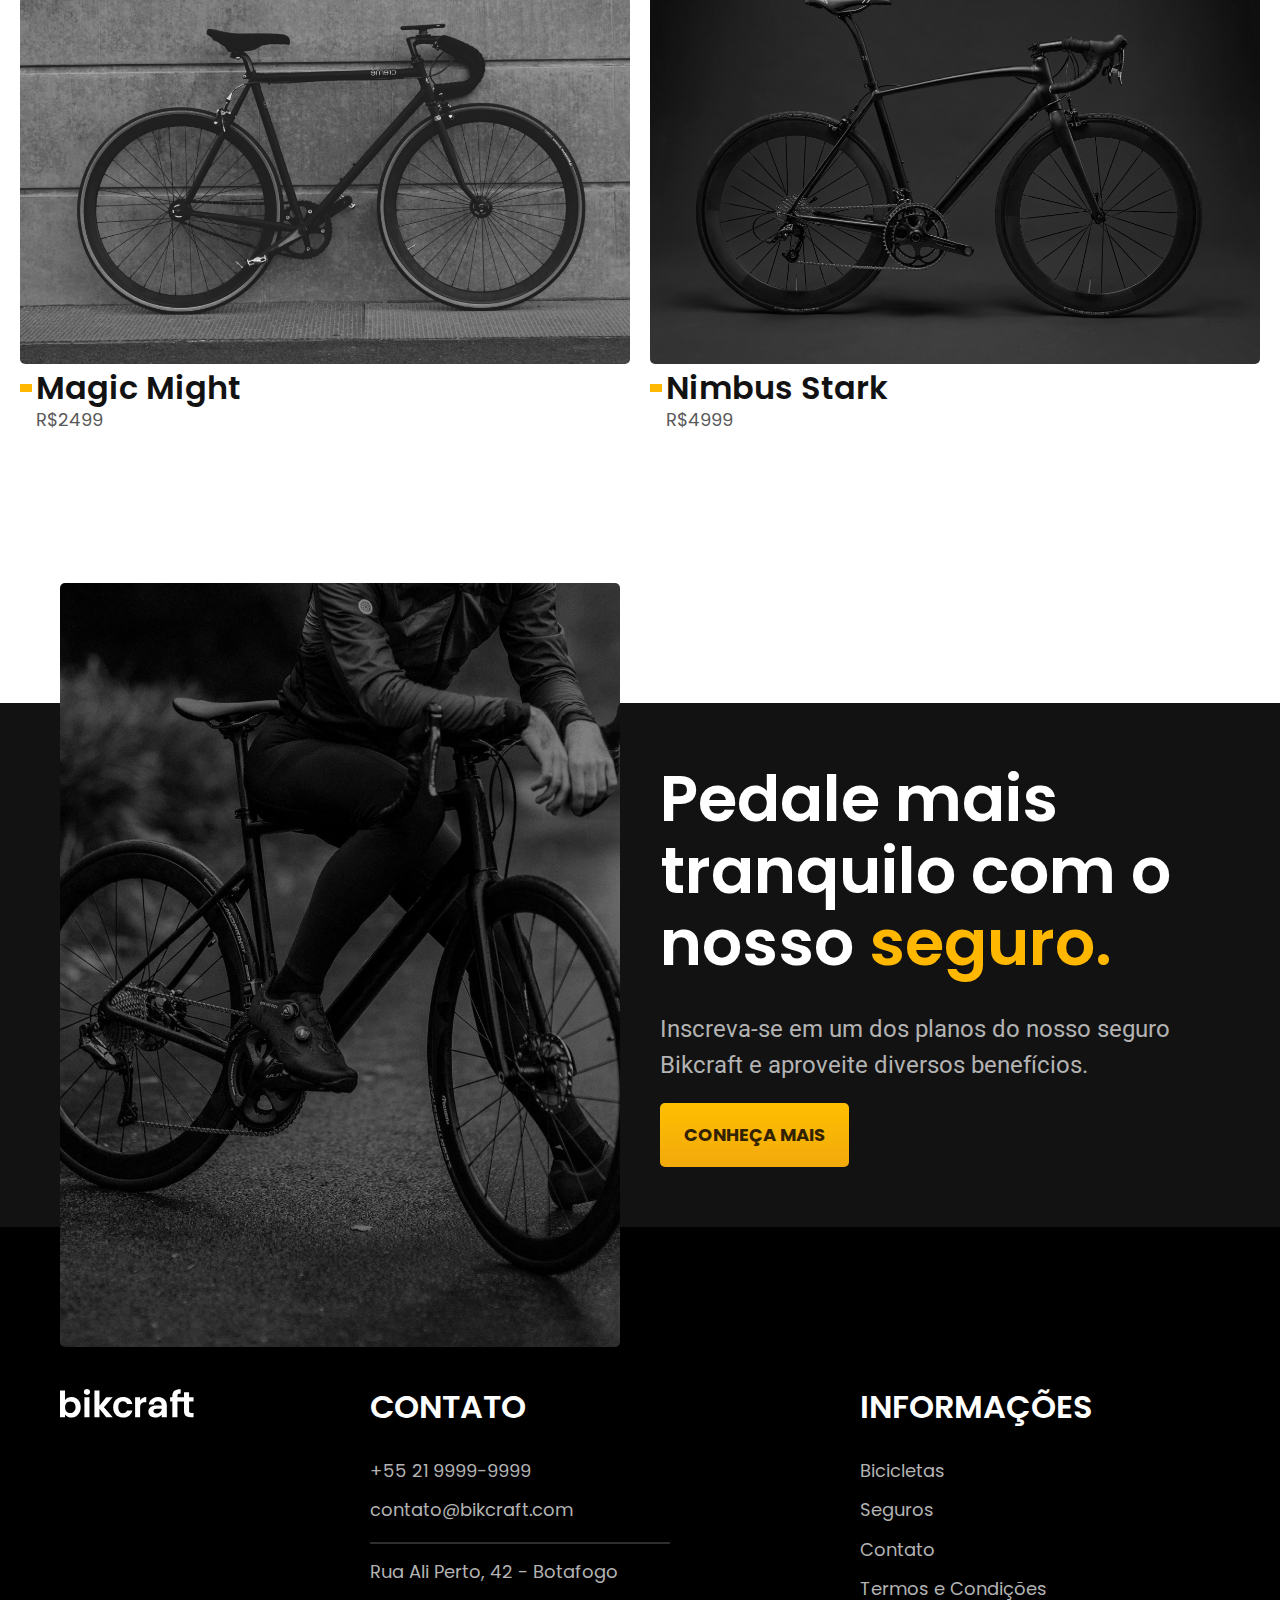
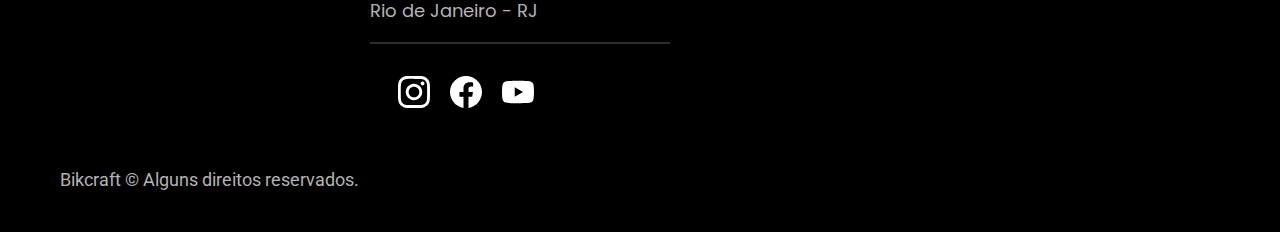
<file: bicicletas/nebula.html>
<!DOCTYPE html>
<html lang="pt-br">

<head>
  <meta charset="UTF-8">
  <meta name="viewport" content="width=device-width, initial-scale=1.0">
  <meta name="description" content="A melhor bicicleta Bikcraft para você | Nebula Cosmic">

  <link rel="stylesheet" href="../css/style.css">

  <title>Nebula Cosmic | Bikcraft</title>
</head>

<body id="bicycle">
  <header class="header-bg">
    <div class="header container">
      <a href="../index.html">
        <img src="../img/bikcraft.svg" alt="logo bikcraft">
        <nav>
      </a>
      <ul aria-label="navegação primária">
        <li><a class="clr-w font-1-medium" href="../bicicletas.html">Bicicletas</a></li>
        <li><a class="clr-w font-1-medium" href="../seguros.html">Seguros</a></li>
        <li><a class="clr-w font-1-medium" href="../contato.html">Contato</a></li>
      </ul>
      </nav>
    </div>
  </header>


  <main class="title-bg">
    <div>
      <div class="title container">
        <p class="font-2-large clr-5">R$3999</p>
        <h1 class="font-1-xxx_large clr-w">Nebula Cosmic<span class="clr-p1">.</span></h1>
      </div>
    </div>

    <div class="bicycle container">
      <div class="bicycle-img">
        <img src="../img/fotos/bicicletas/bicicleta3.jpg"width="2340" height="1680" alt="bicicleta branca Nebula Cosmic">
        <img src="../img/fotos/bicicletas/bicicleta1.jpg"width="2340" height="1680" alt="bicicleta preta Nimbus Stark">
        <img src="../img/fotos/bicicletas/bicicleta2.jpg"width="2340" height="1680" alt="bicicleta preta e prata Magic Might">
      </div>

      <div class="bicycle-content">
        <p class="font-1-large clr-5">A Nebula Cosmic é a melhor Bikcraft já criada pela nossa equipe. Ela vem equipada com os melhores acessórios, o que garante maior velocidade.</p>
        <div class="bicycle-buy">
          <a class="primary-btn" href="../orçamento.html">COMPRAR AGORA</a>
          <span class="font-2-small clr-5"><img src="../img/icones/entrega.svg" width="17" height="17" alt=""> entrega em 5 dias</span>
          <span class="font-2-small clr-5"><img src="../img/icones/estoque.svg" width="17" height="17" alt=""> 18 em estoque</span>
        </div>

        <h2 class="font-1-small clr-w">INFORMAÇÕES</h2>
        <ul class="bicycle-informations">
          <li>
            <img src="../img/icones/eletrica.svg" width="24" height="24" alt="">
            <h3 class="font-1-medium clr-w">Motor Elétrico</h3>
            <p class="font-2-x_small clr-5">Permite você viajar distâncias inimaginaveis com a sua bike.</p>
          </li>
          <li>
            <img src="../img/icones/velocidade.svg" width="24" height="24" alt="">
            <h3 class="font-1-medium clr-w">40 km/h</h3>
            <p class="font-2-x_small clr-5">A mais rápida bicicleta elétrica disponível hoje no mercado.</p>
          </li>
          <li>
            <img src="../img/icones/rastreador.svg" width="24" height="24" alt="">
            <h3 class="font-1-medium clr-w">Rastreador</h3>
            <p class="font-2-x_small clr-5">Rastreador e sistema anti-furto para garantir o seu sossego.</p>
          </li>
          <li>
            <img src="../img/icones/carbono.svg" width="24" height="24" alt="">
            <h3 class="font-1-medium clr-w">Fibra de Carbono</h3>
            <p class="font-2-x_small clr-5">Maior proteção possível para a sua Bikcraft com fibra de carbono.</p>
          </li>
        </ul>

        <h2 class="font-1-small clr-w">FICHA TÉCNICA</h2>
        <ul class="bicycle-sheet">
          <li class="font-2-medium clr-4">Peso<span class="clr-6">9 kg</span></li>
          <li class="font-2-medium clr-4">Altura<span class="clr-6">60 cm</span></li>
          <li class="font-2-medium clr-4">Largura<span class="clr-6">120 cm</span></li>
          <li class="font-2-medium clr-4">Profundidade<span class="clr-6">10 cm</span></li>
          <li class="font-2-medium clr-4">Marchas<span class="clr-6">16</span></li>
          <li class="font-2-medium clr-4">Roda<span class="clr-6">29</span></li>
        </ul>
      </div>
    </div>
  </main>


  <article class="showcase" aria-label="vitrine de produtos">
    <div class="container">
      <h2 class="font-1-xx_large">escolha a sua<span class="clr-p1">.</span></h2>
    </div>

    <ul class="showcase-list" aria-label="produtos a venda">
      <li>
        <a href="./magic.html">
          <img src="../img/fotos/bicicletas/bicicleta2.jpg" width="2340" height="1680"  alt="Bicicleta magic might">
          <h3 class="font-1-x_large clr-11">Magic Might</h3>
          <span class="font-1-medium clr-8">R$2499</span>
        </a>
      </li>

      <li>
        <a href="./nebula.html">
          <img src="../img/fotos/bicicletas/bicicleta1.jpg" width="2340" height="1680"  alt="Bicicleta nebula cosmic">
          <h3 class="font-1-x_large clr-11">Nimbus Stark</h3>
          <span class="font-1-medium clr-8">R$4999</span>
        </a>
      </li>
    </ul>
  </article>

  <section class="bike-insurance-bg">
    <div class="bike-insurance container">
      <div class="bike-insurance-img">
        <img src="../img/fotos/gerais/seguros.jpg" width="1146" height="1462"  alt="Homem em cima de uma biscicleta Bikcraft">
      </div>
      <div class="bike-insurance-content">
        <h2 class="font-1-xxx_large clr-w">Pedale mais tranquilo com o nosso <span class="clr-p1">seguro.</span></h2>
        <p class="font-2-large clr-5">Inscreva-se em um dos planos do nosso seguro Bikcraft e aproveite diversos benefícios.</p>
        <a class="primary-btn" href="../seguros.html">CONHEÇA MAIS</a>
      </div>
    </div>
  </section>

  <footer class="footer-bg">
    <div class="footer container"><img src="../img/bikcraft.svg" width="136" height="32" alt="logo bikcraft" class="logo">

      <div>
        <div class="footer-contact">
          <h3 class="font-1-x_large clr-w">CONTATO</h3>
          <ul>
            <li class="font-1-medium"><a class="clr-5" href="tel:+552199999999">+55 21 9999-9999</a></li>
            <li class="font-1-medium"><a class="clr-5" href="mailto:contato@bikcraft.com">contato@bikcraft.com</a></li>
            <li class="font-1-medium clr-5">Rua Ali Perto, 42 - Botafogo</li>
            <li class="font-1-medium clr-5">Rio de Janeiro - RJ</li>
          </ul>
        </div>

        <div>
          <ul class="social-media">
            <li aria-label="instagram"><a href="../"><img src="../img/redes/instagram.svg" width="32" height="32" alt="Instagram"></a></li>
            <li aria-label="facebook"><a href="../"><img src="../img/redes/facebook.svg" width="32" height="32" alt="Facebook"></a></li>
            <li aria-label="youtube"><a href="../"><img src="../img/redes/youtube.svg" width="32" height="32" alt="Youtube"></a></li>
          </ul>
        </div>
      </div>

      <div class="informations">
        <h3 class="font-1-x_large clr-w">INFORMAÇÕES</h3>

        <ul>
          <li class="font-1-medium"><a class="clr-5" href="../bicicletas.html">Bicicletas</a></li>
          <li class="font-1-medium"><a class="clr-5" href="../seguros.html">Seguros</a></li>
          <li class="font-1-medium"><a class="clr-5" href="../contato.html">Contato</a></li>
          <li class="font-1-medium"><a class="clr-5" href="../termos.html">Termos e Condições</a></li>
        </ul>
      </div>
      <p class="font-2-medium clr-5">Bikcraft &copy; Alguns direitos reservados.</p>
    </div>
  </footer>
</body>

</html>
</file>
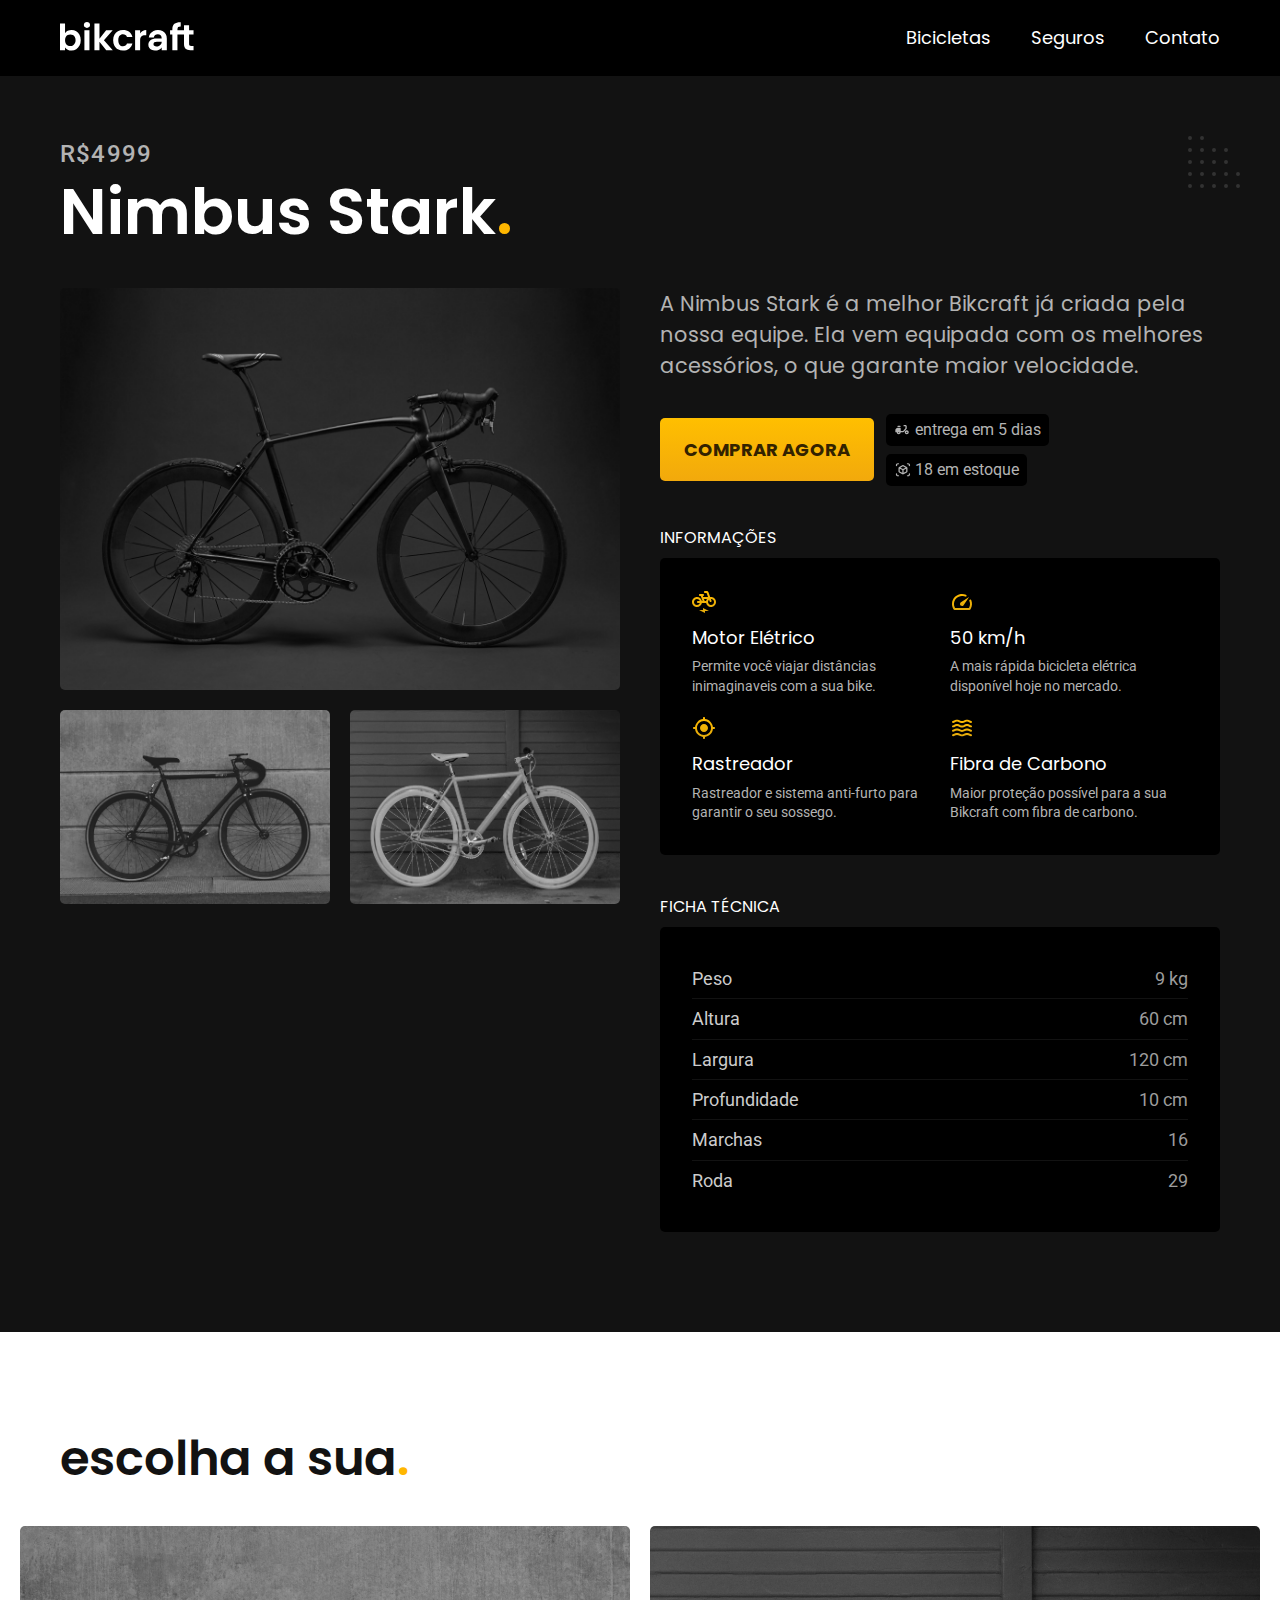
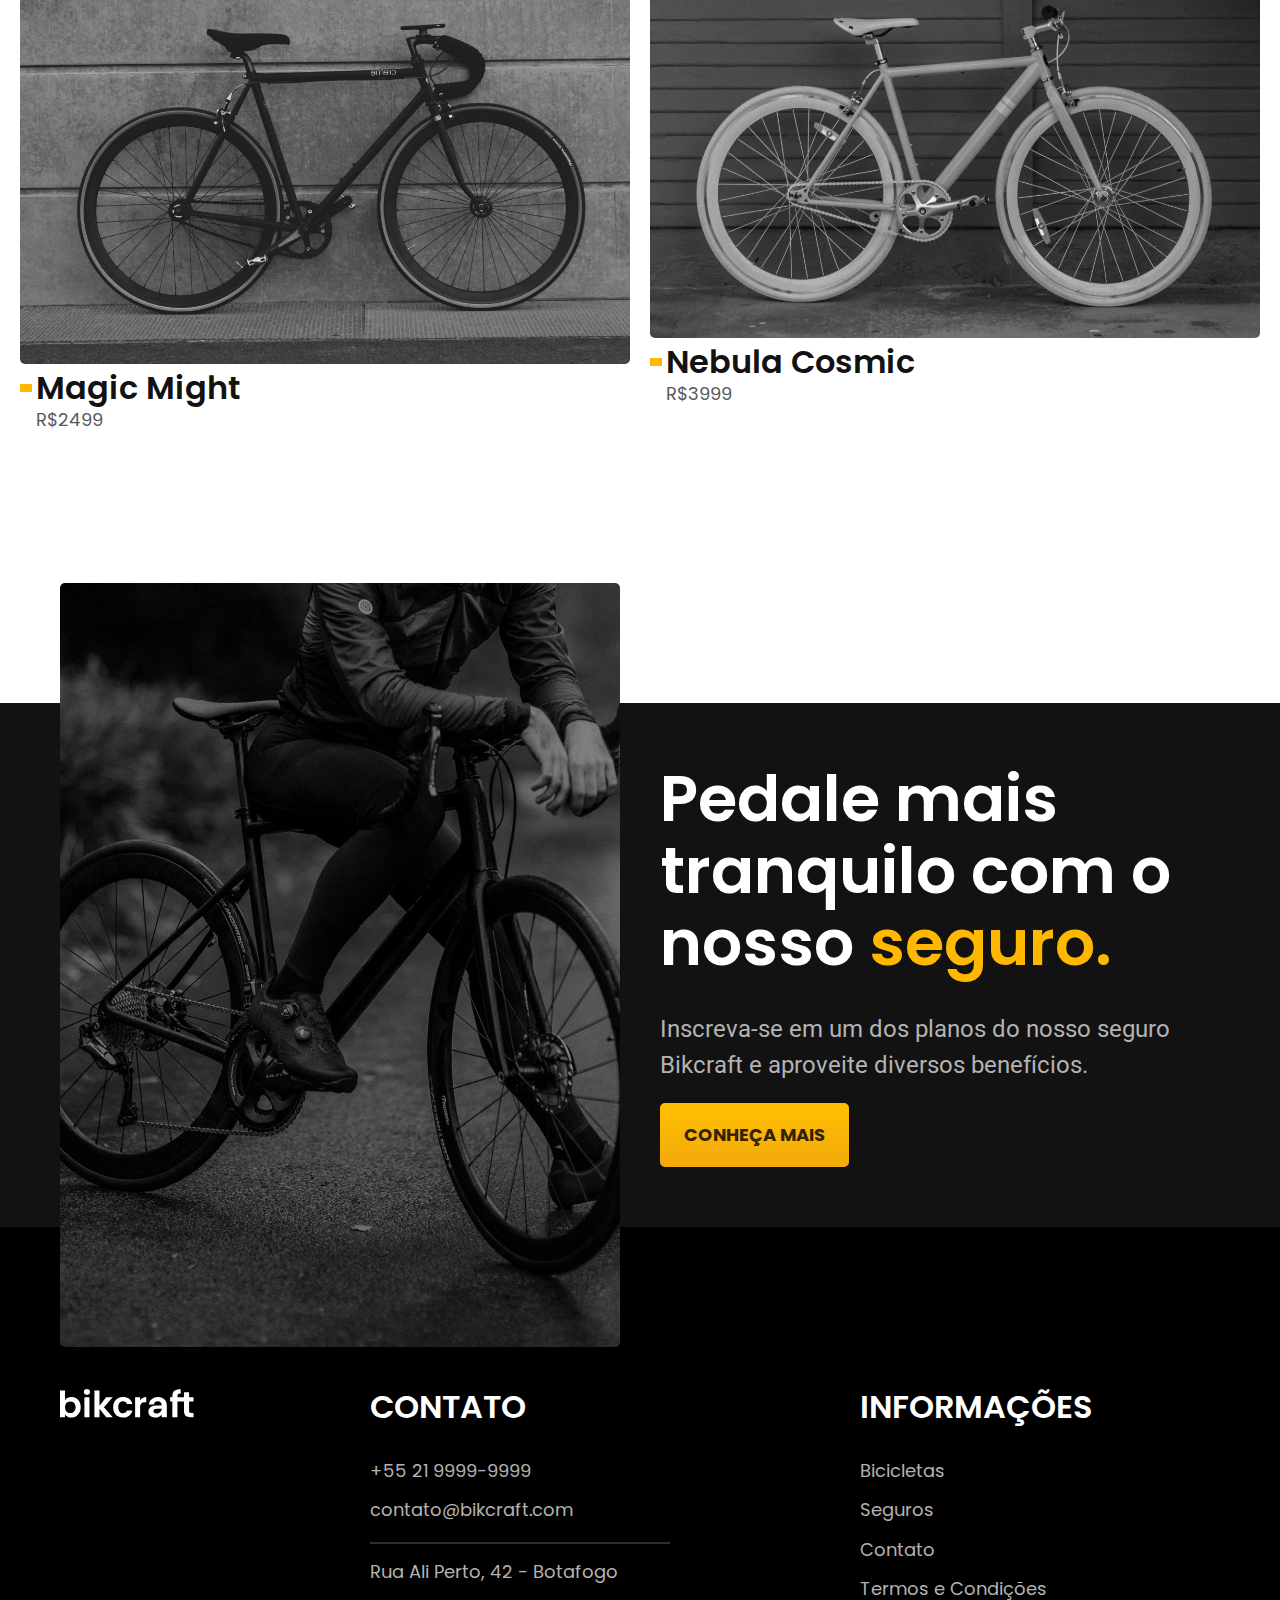
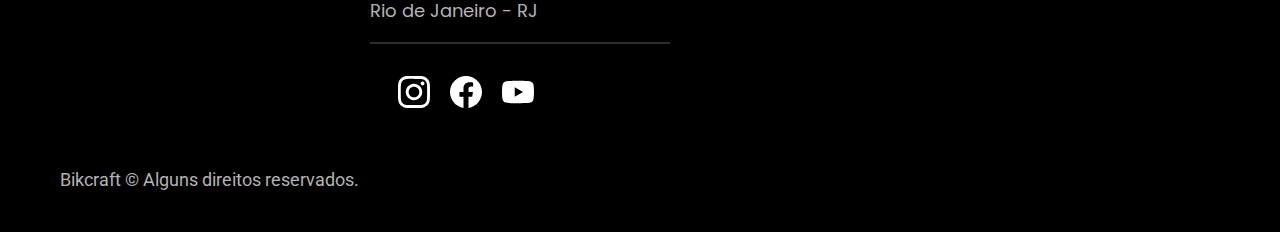
<file: bicicletas/nimbus.html>
<!DOCTYPE html>
<html lang="pt-br">

<head>
  <meta charset="UTF-8">
  <meta name="viewport" content="width=device-width, initial-scale=1.0">
  <meta name="description" content="A melhor bicicleta Bikcraft para você | Nimbus Stark">

  <link rel="stylesheet" href="../css/style.css">

  <title>Nimbus Stark | Bikcraft</title>
</head>

<body id="bicycle">
  <header class="header-bg">
    <div class="header container">
      <a href="../index.html">
        <img src="../img/bikcraft.svg" alt="logo bikcraft">
        <nav>
      </a>
      <ul aria-label="navegação primária">
        <li><a class="clr-w font-1-medium" href="../bicicletas.html">Bicicletas</a></li>
        <li><a class="clr-w font-1-medium" href="../seguros.html">Seguros</a></li>
        <li><a class="clr-w font-1-medium" href="../contato.html">Contato</a></li>
      </ul>
      </nav>
    </div>
  </header>


  <main class="title-bg">
    <div>
      <div class="title container">
        <p class="font-2-large clr-5">R$4999</p>
        <h1 class="font-1-xxx_large clr-w">Nimbus Stark<span class="clr-p1">.</span></h1>
      </div>
    </div>

    <div class="bicycle container">
      <div class="bicycle-img">
        <img src="../img/fotos/bicicletas/bicicleta1.jpg"width="2340" height="1680" alt="bicicleta preta Nimbus Stark">
        <img src="../img/fotos/bicicletas/bicicleta2.jpg"width="2340" height="1680" alt="bicicleta preta e prata Magic Might">
        <img src="../img/fotos/bicicletas/bicicleta3.jpg"width="2340" height="1680" alt="bicicleta branca Nebula Cosmic">
      </div>

      <div class="bicycle-content">
        <p class="font-1-large clr-5">A Nimbus Stark é a melhor Bikcraft já criada pela nossa equipe. Ela vem equipada com os melhores acessórios, o que garante maior velocidade.</p>
        <div class="bicycle-buy">
          <a class="primary-btn" href="../orçamento.html">COMPRAR AGORA</a>
          <span class="font-2-small clr-5"><img src="../img/icones/entrega.svg" width="17" height="17" alt=""> entrega em 5 dias</span>
          <span class="font-2-small clr-5"><img src="../img/icones/estoque.svg" width="17" height="17" alt=""> 18 em estoque</span>
        </div>

        <h2 class="font-1-small clr-w">INFORMAÇÕES</h2>
        <ul class="bicycle-informations">
          <li>
            <img src="../img/icones/eletrica.svg" width="24" height="24" alt="">
            <h3 class="font-1-medium clr-w">Motor Elétrico</h3>
            <p class="font-2-x_small clr-5">Permite você viajar distâncias inimaginaveis com a sua bike.</p>
          </li>
          <li>
            <img src="../img/icones/velocidade.svg" width="24" height="24" alt="">
            <h3 class="font-1-medium clr-w">50 km/h</h3>
            <p class="font-2-x_small clr-5">A mais rápida bicicleta elétrica disponível hoje no mercado.</p>
          </li>
          <li>
            <img src="../img/icones/rastreador.svg" width="24" height="24" alt="">
            <h3 class="font-1-medium clr-w">Rastreador</h3>
            <p class="font-2-x_small clr-5">Rastreador e sistema anti-furto para garantir o seu sossego.</p>
          </li>
          <li>
            <img src="../img/icones/carbono.svg" width="24" height="24" alt="">
            <h3 class="font-1-medium clr-w">Fibra de Carbono</h3>
            <p class="font-2-x_small clr-5">Maior proteção possível para a sua Bikcraft com fibra de carbono.</p>
          </li>
        </ul>

        <h2 class="font-1-small clr-w">FICHA TÉCNICA</h2>
        <ul class="bicycle-sheet">
          <li class="font-2-medium clr-4">Peso<span class="clr-6">9 kg</span></li>
          <li class="font-2-medium clr-4">Altura<span class="clr-6">60 cm</span></li>
          <li class="font-2-medium clr-4">Largura<span class="clr-6">120 cm</span></li>
          <li class="font-2-medium clr-4">Profundidade<span class="clr-6">10 cm</span></li>
          <li class="font-2-medium clr-4">Marchas<span class="clr-6">16</span></li>
          <li class="font-2-medium clr-4">Roda<span class="clr-6">29</span></li>
        </ul>
      </div>
    </div>
  </main>


  <article class="showcase" aria-label="vitrine de produtos">
    <div class="container">
      <h2 class="font-1-xx_large">escolha a sua<span class="clr-p1">.</span></h2>
    </div>

    <ul class="showcase-list" aria-label="produtos a venda">
      <li>
        <a href="./magic.html">
          <img src="../img/fotos/bicicletas/bicicleta2.jpg" width="2340" height="1680" alt="Bicicleta magic might">
          <h3 class="font-1-x_large clr-11">Magic Might</h3>
          <span class="font-1-medium clr-8">R$2499</span>
        </a>
      </li>

      <li>
        <a href="./nebula.html">
          <img src="../img/fotos/bicicletas/bicicleta3.jpg" width="2340" height="1680"  alt="Bicicleta nebula cosmic">
          <h3 class="font-1-x_large clr-11">Nebula Cosmic</h3>
          <span class="font-1-medium clr-8">R$3999</span>
        </a>
      </li>
    </ul>
  </article>

  <section class="bike-insurance-bg">
    <div class="bike-insurance container">
      <div class="bike-insurance-img">
        <img src="../img/fotos/gerais/seguros.jpg" width="1146" height="1462"  alt="Homem em cima de uma biscicleta Bikcraft">
      </div>
      <div class="bike-insurance-content">
        <h2 class="font-1-xxx_large clr-w">Pedale mais tranquilo com o nosso <span class="clr-p1">seguro.</span></h2>
        <p class="font-2-large clr-5">Inscreva-se em um dos planos do nosso seguro Bikcraft e aproveite diversos benefícios.</p>
        <a class="primary-btn" href="../seguros.html">CONHEÇA MAIS</a>
      </div>
    </div>
  </section>

  <footer class="footer-bg">
    <div class="footer container"><img src="../img/bikcraft.svg" width="136" height="32" alt="logo bikcraft" class="logo">

      <div>
        <div class="footer-contact">
          <h3 class="font-1-x_large clr-w">CONTATO</h3>
          <ul>
            <li class="font-1-medium"><a class="clr-5" href="tel:+552199999999">+55 21 9999-9999</a></li>
            <li class="font-1-medium"><a class="clr-5" href="mailto:contato@bikcraft.com">contato@bikcraft.com</a></li>
            <li class="font-1-medium clr-5">Rua Ali Perto, 42 - Botafogo</li>
            <li class="font-1-medium clr-5">Rio de Janeiro - RJ</li>
          </ul>
        </div>

        <div>
          <ul class="social-media">
            <li aria-label="instagram"><a href="../"><img src="../img/redes/instagram.svg" width="32" height="32" alt="Instagram"></a></li>
            <li aria-label="facebook"><a href="../"><img src="../img/redes/facebook.svg" width="32" height="32" alt="Facebook"></a></li>
            <li aria-label="youtube"><a href="../"><img src="../img/redes/youtube.svg" width="32" height="32" alt="Youtube"></a></li>
          </ul>
        </div>
      </div>

      <div class="informations">
        <h3 class="font-1-x_large clr-w">INFORMAÇÕES</h3>

        <ul>
          <li class="font-1-medium"><a class="clr-5" href="../bicicletas.html">Bicicletas</a></li>
          <li class="font-1-medium"><a class="clr-5" href="../seguros.html">Seguros</a></li>
          <li class="font-1-medium"><a class="clr-5" href="../contato.html">Contato</a></li>
          <li class="font-1-medium"><a class="clr-5" href="../termos.html">Termos e Condições</a></li>
        </ul>
      </div>
      <p class="font-2-medium clr-5">Bikcraft &copy; Alguns direitos reservados.</p>
    </div>
  </footer>
</body>

</html>
</file>
<file: css/style.css>
@import url('https://fonts.googleapis.com/css2?family=Caladea:ital,wght@1,700&family=Poppins:wght@400;600&family=Roboto:wght@400;500&display=swap');

/* utility */
@import "./utility/colors.css";
@import "./utility/typography.css";
@import "./utility/form.css";

/* global */
@import "./global/global.css";
@import "./global/internal.css";

/* home */
@import "./home/header.css";
@import "./home/main.css";
@import "./home/showcase.css";
@import "./home/tecnology.css";
@import "./home/brands.css";
@import "./home/quote.css";
@import "./home/insurance.css";
@import "./home/footer.css";

/* terms */
@import "./terms/terms.css";


/* insurances */
@import "./insurances/advantages.css";
@import "./insurances/questions.css";

/* bicycles */
@import "./bicycles/bicycles.css";

/* bicycle */
@import "./bicycle/bicycle.css";
@import "./bicycle/bike-insurance.css";

/* contact */
@import "./contact/contact.css";
@import "./contact/location.css";

/* budget */
@import "./budget/budget.css";
</file>
